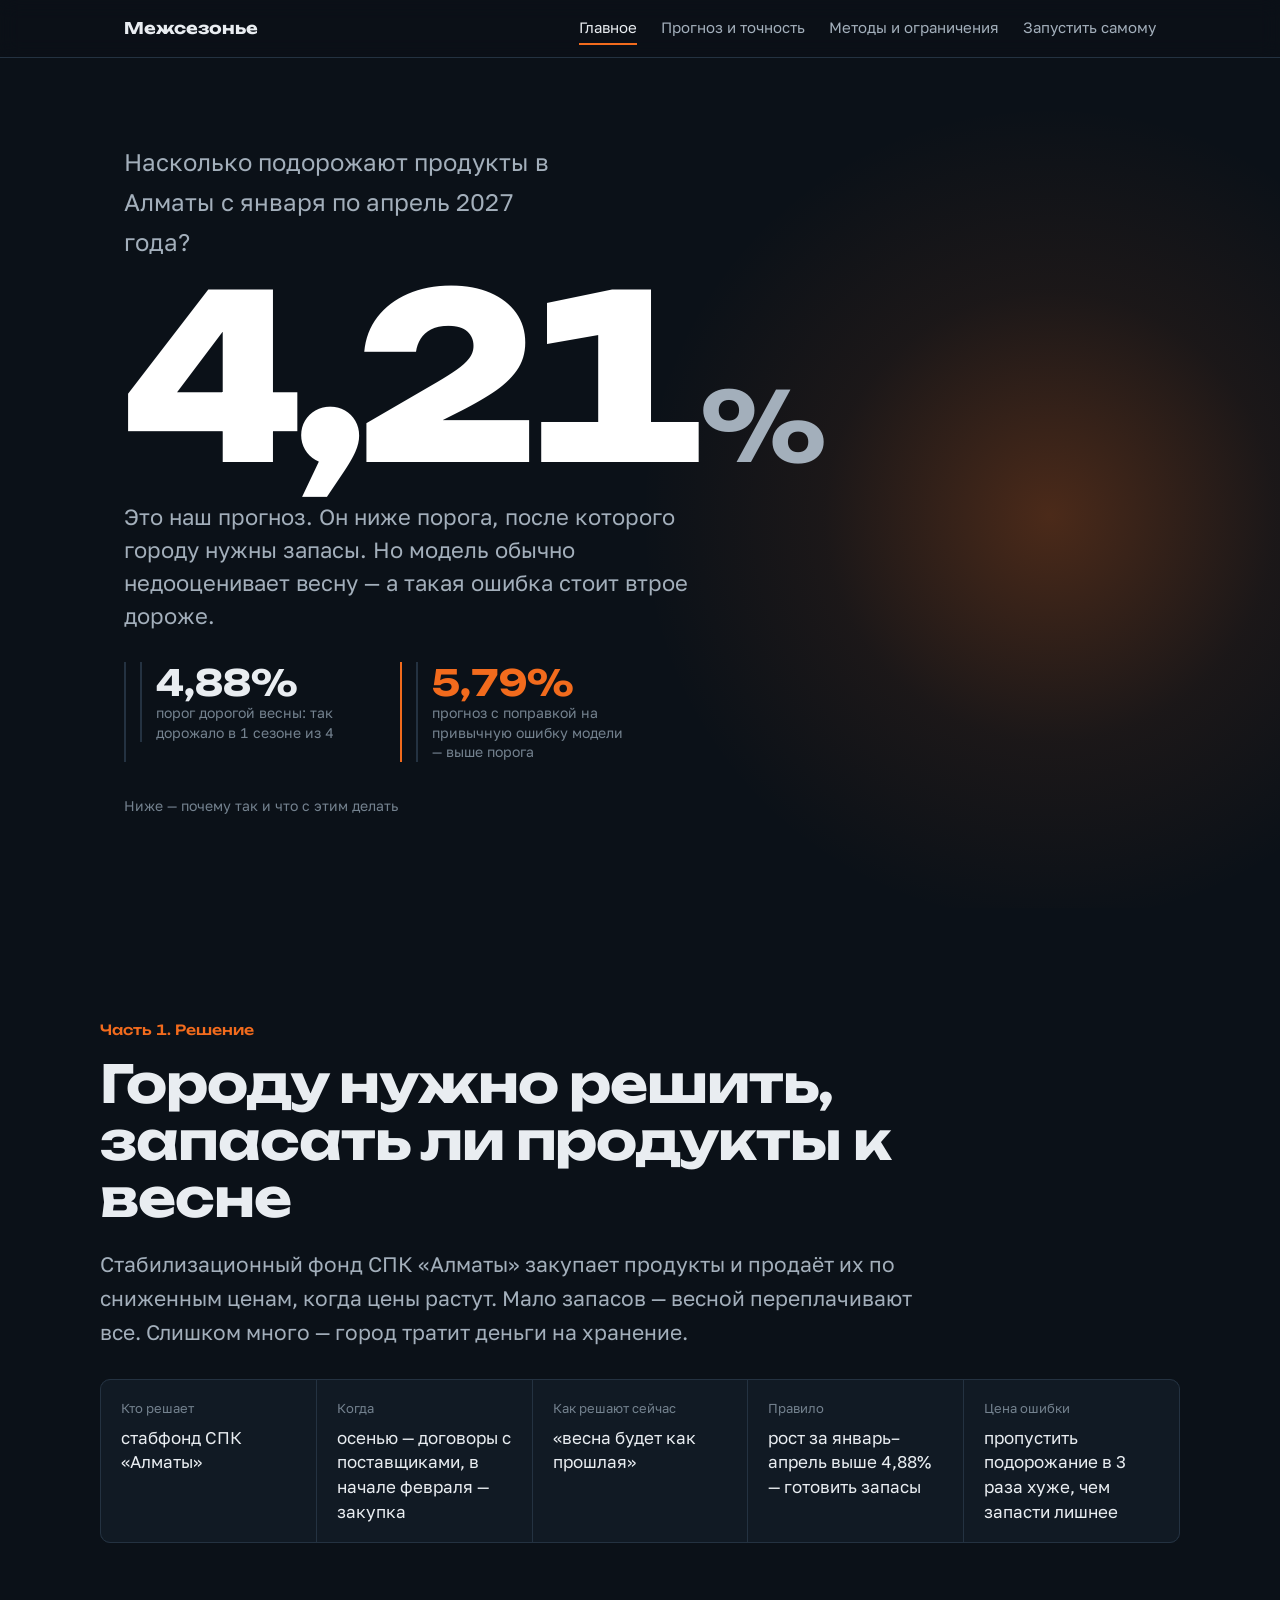
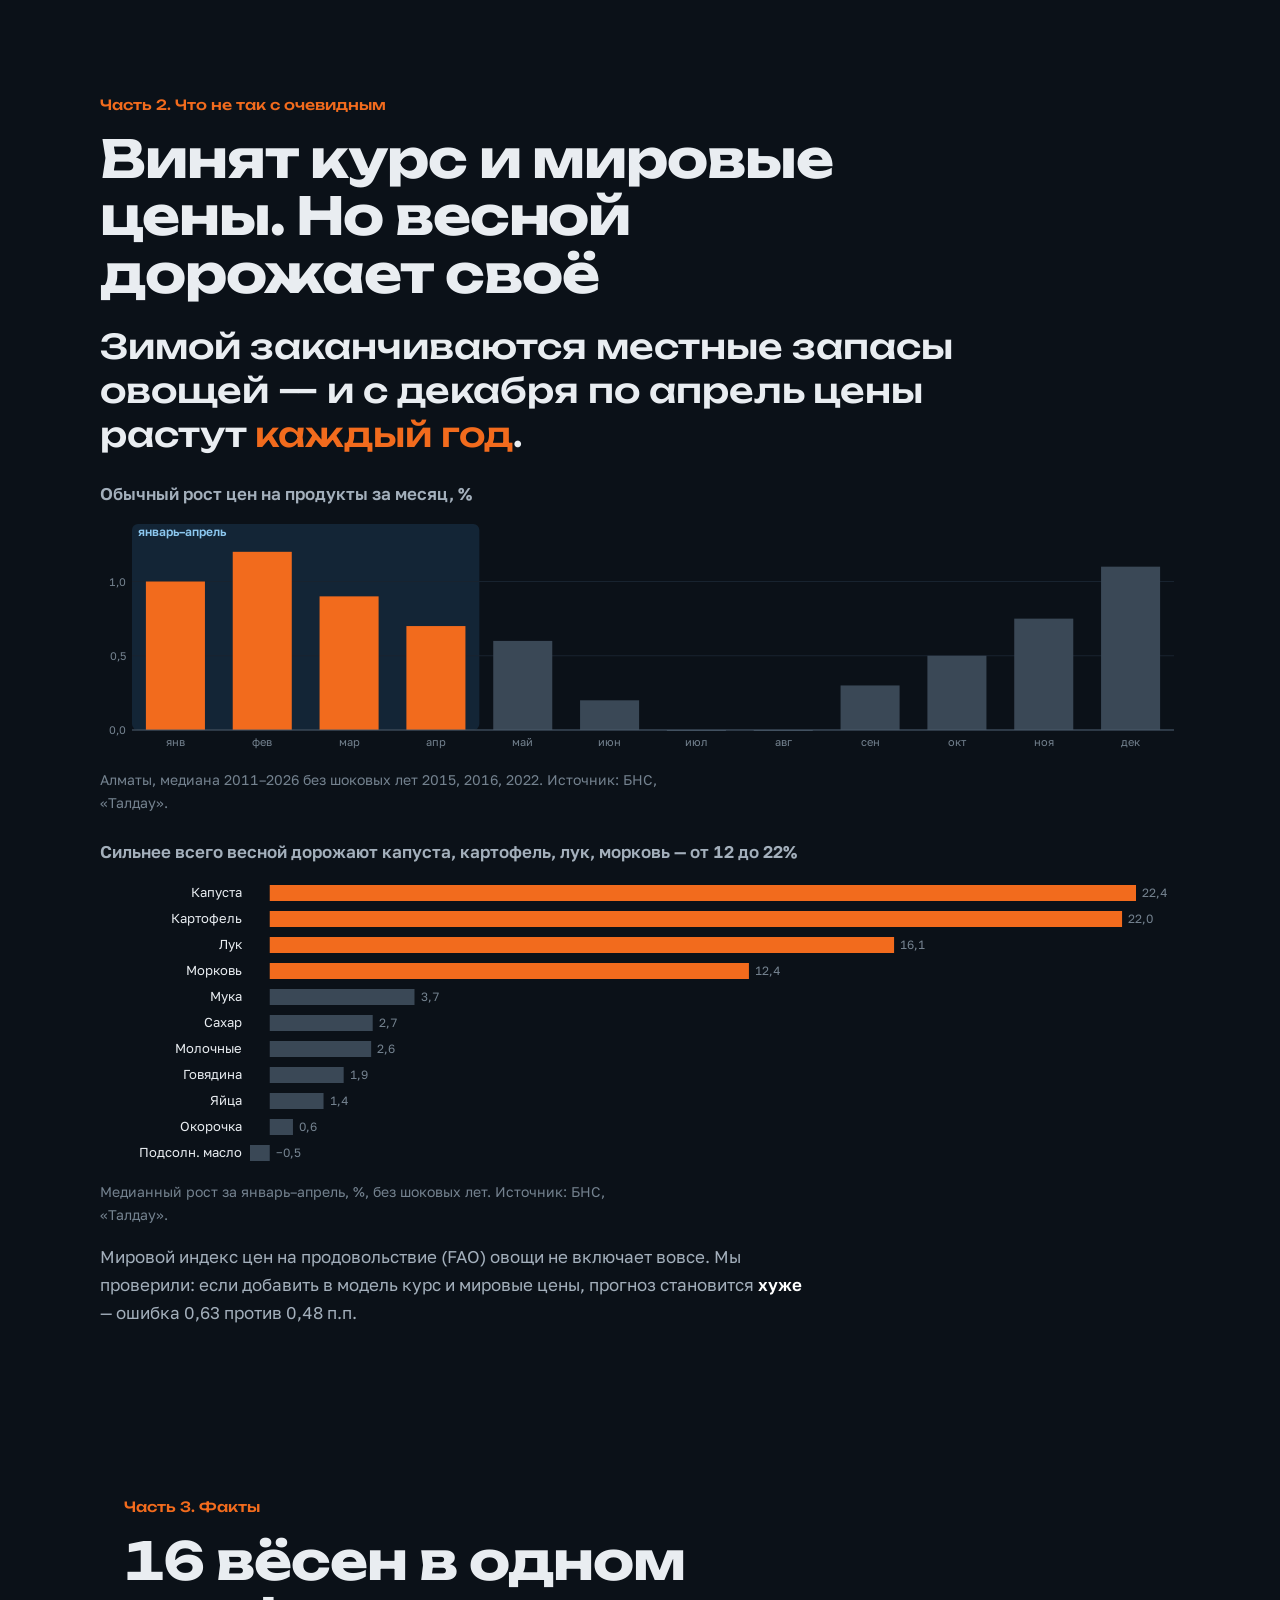
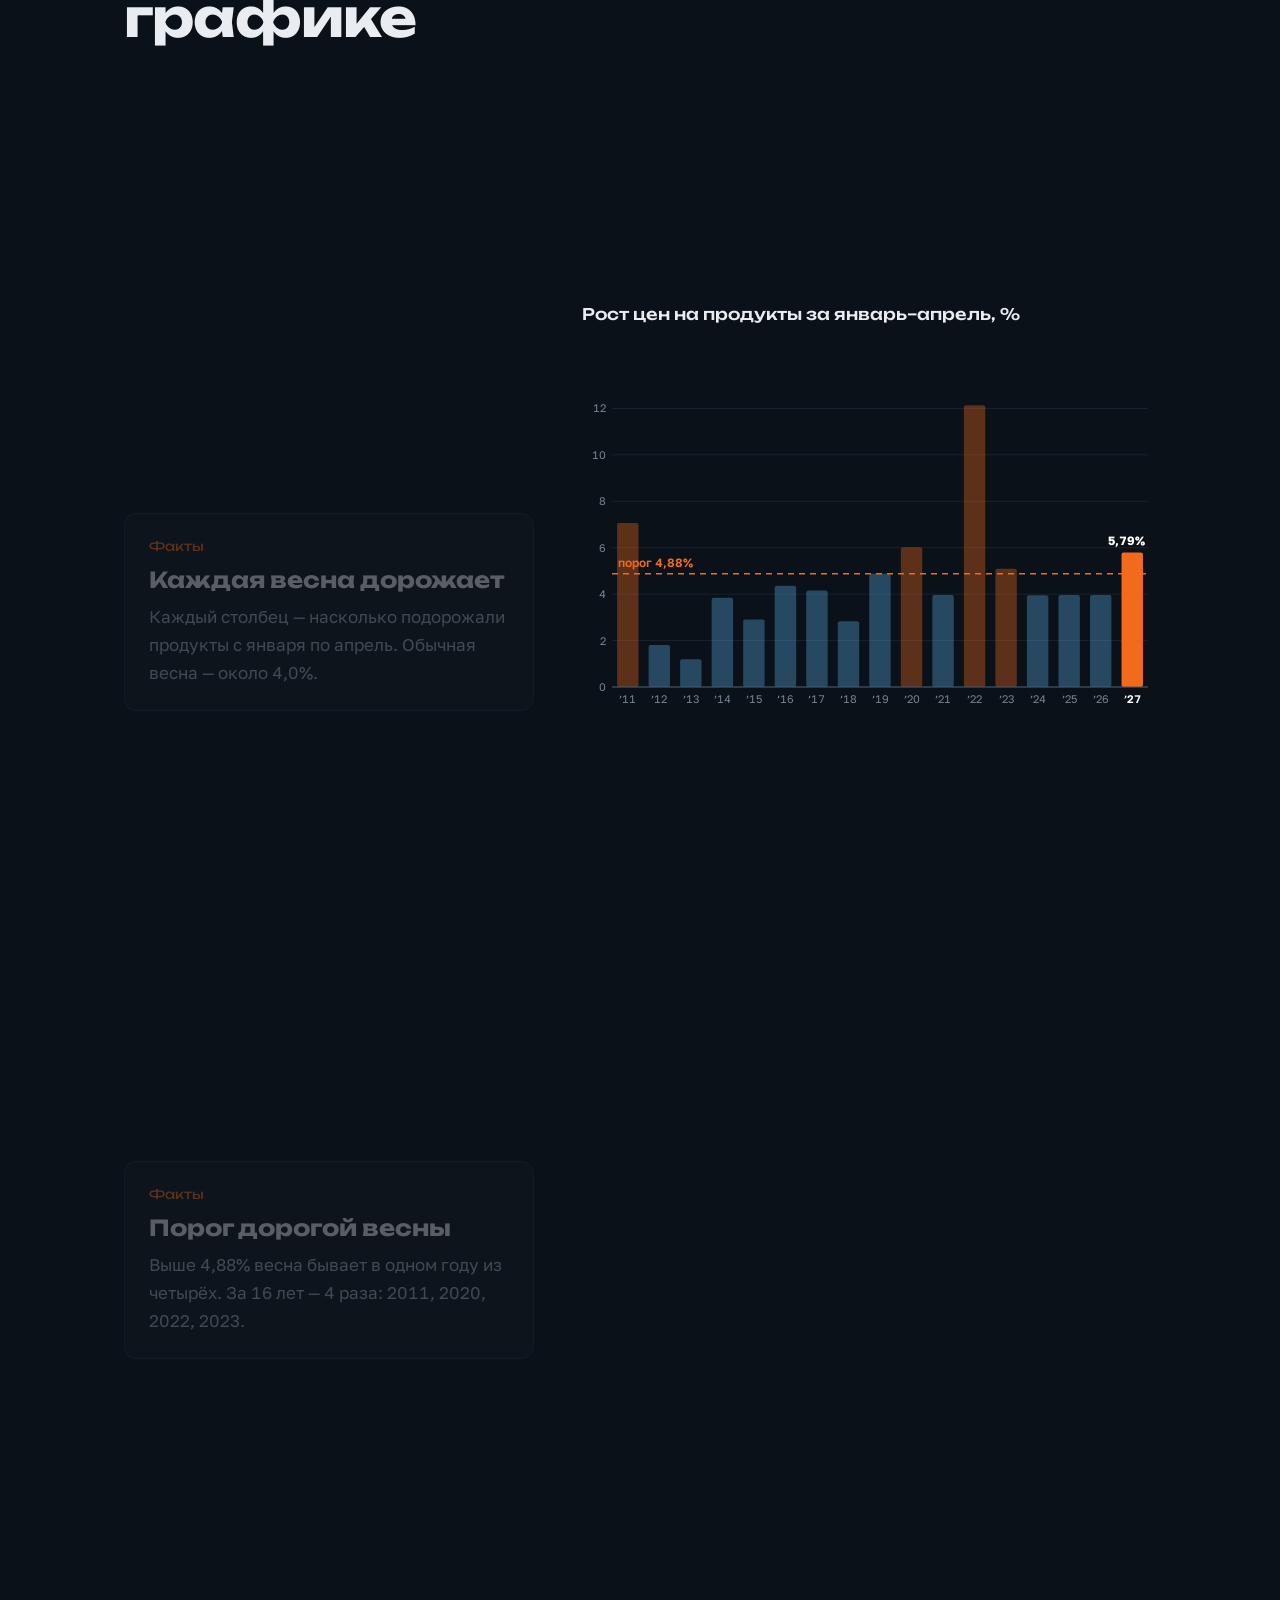
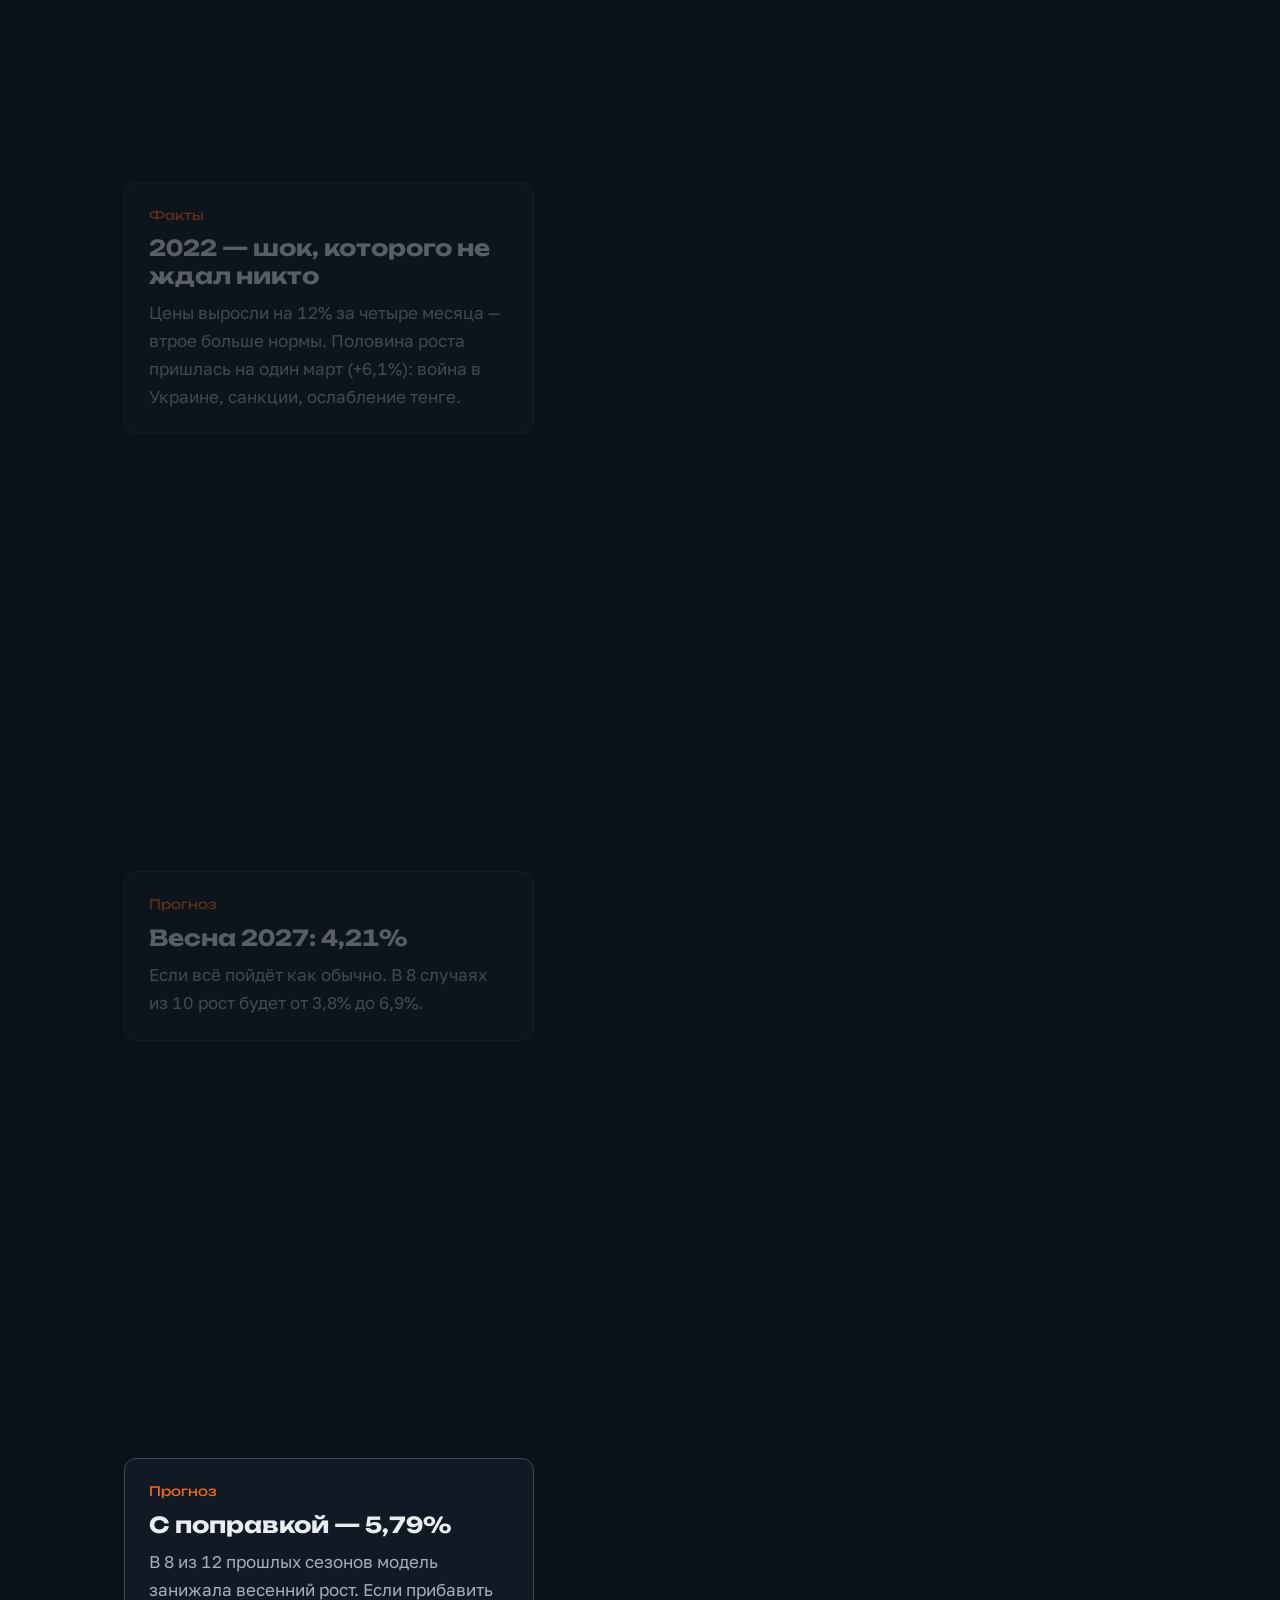
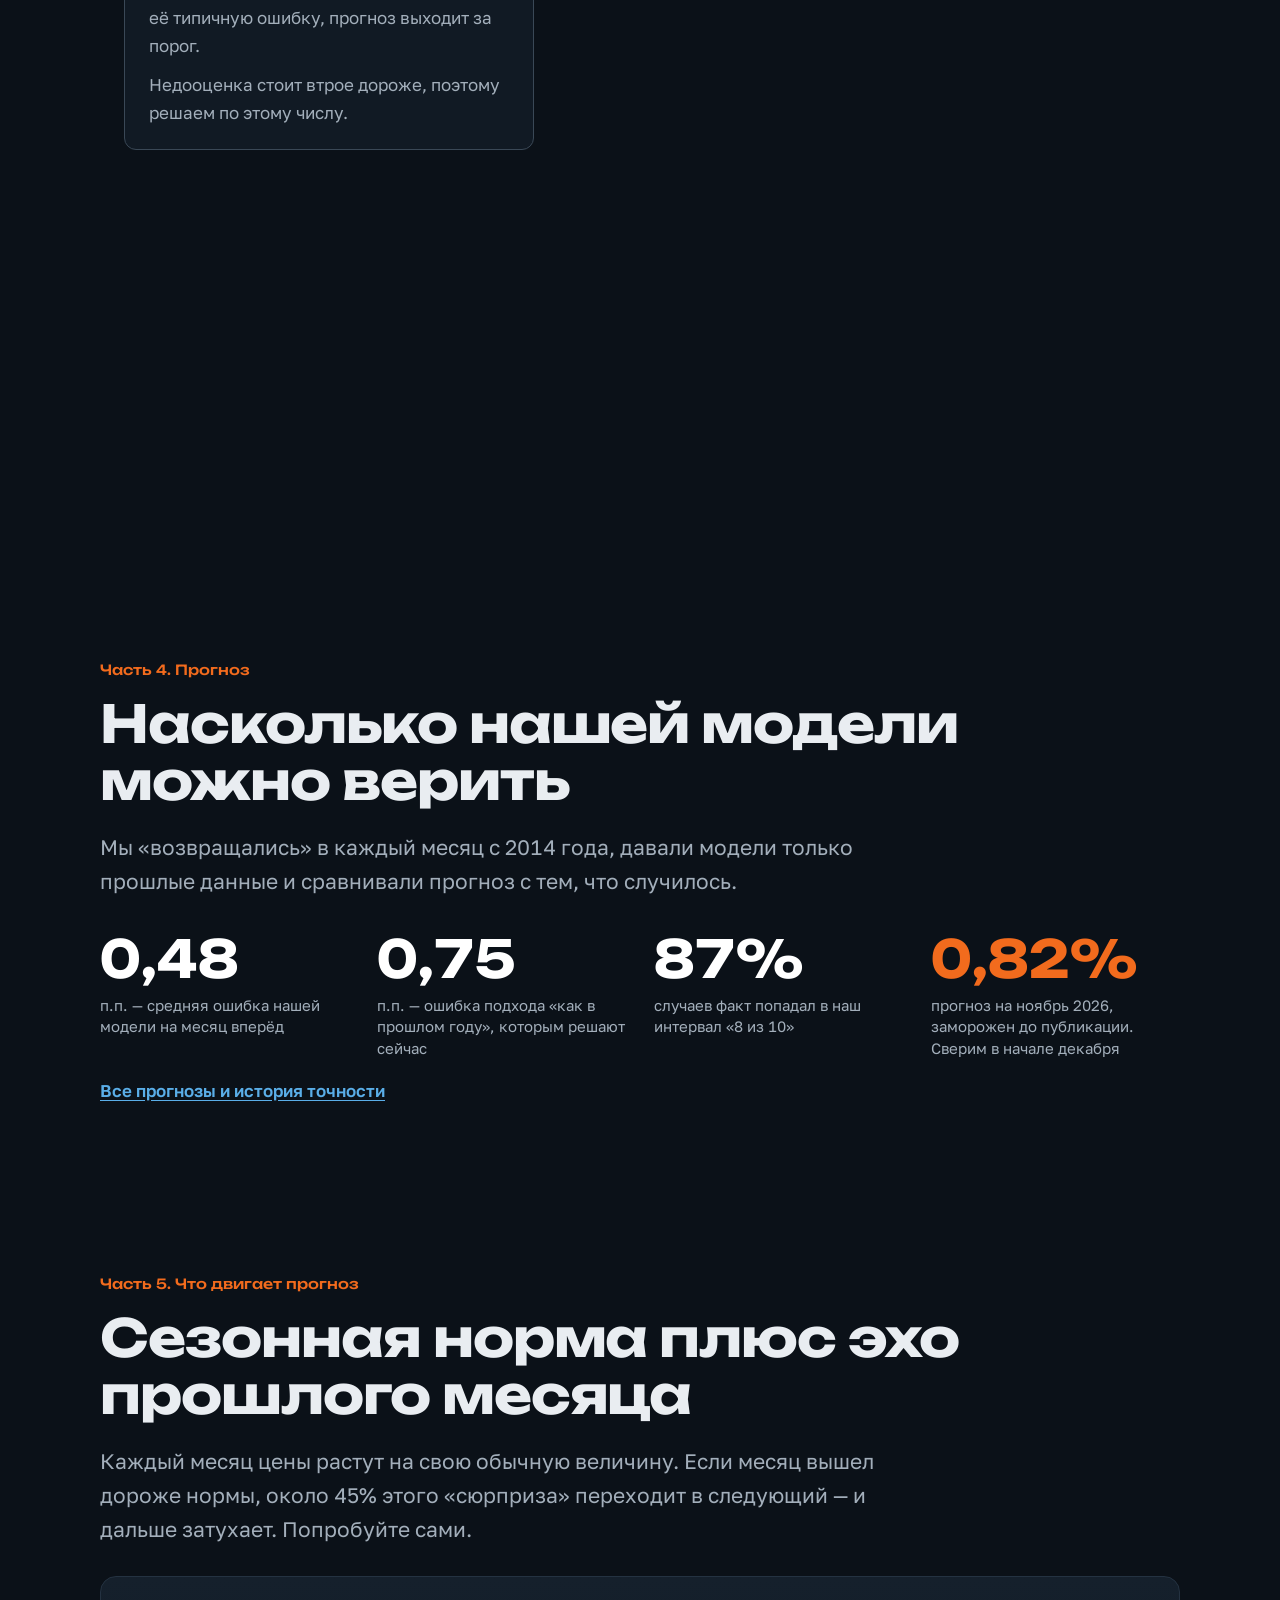
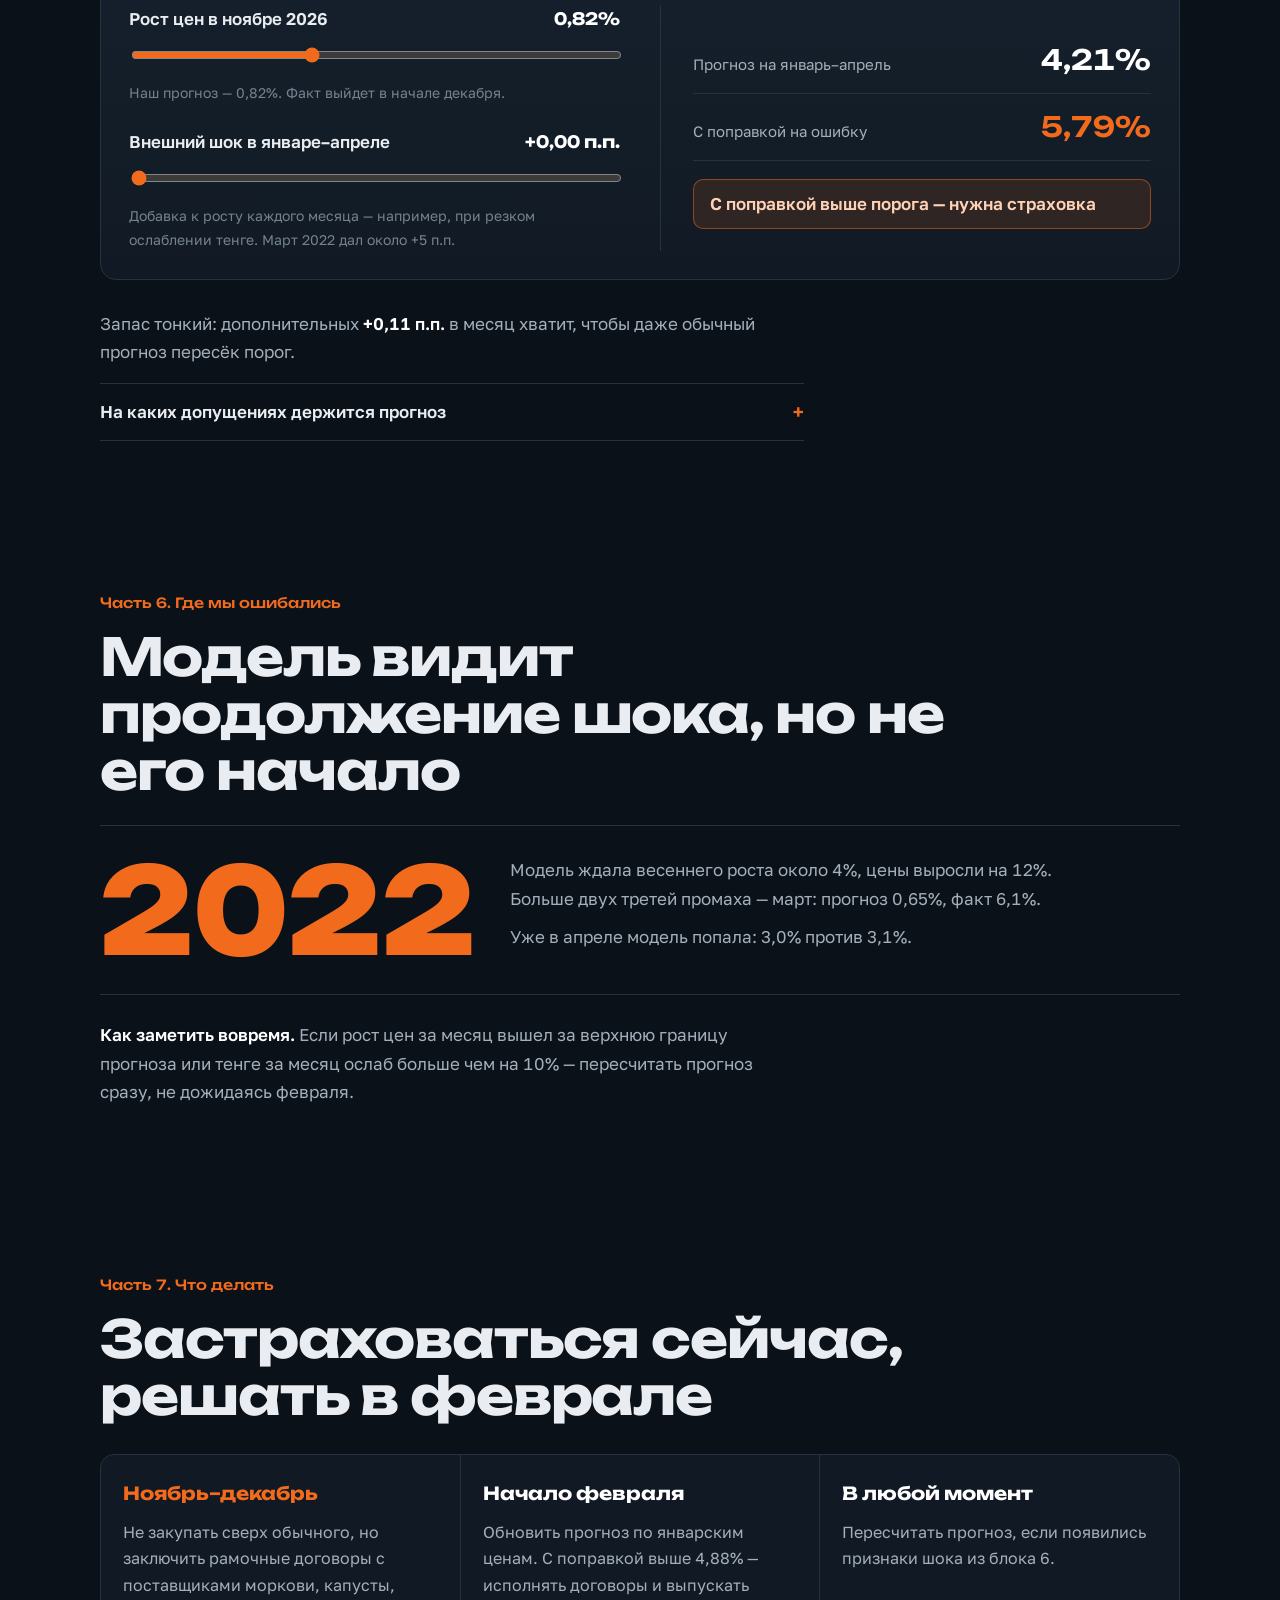
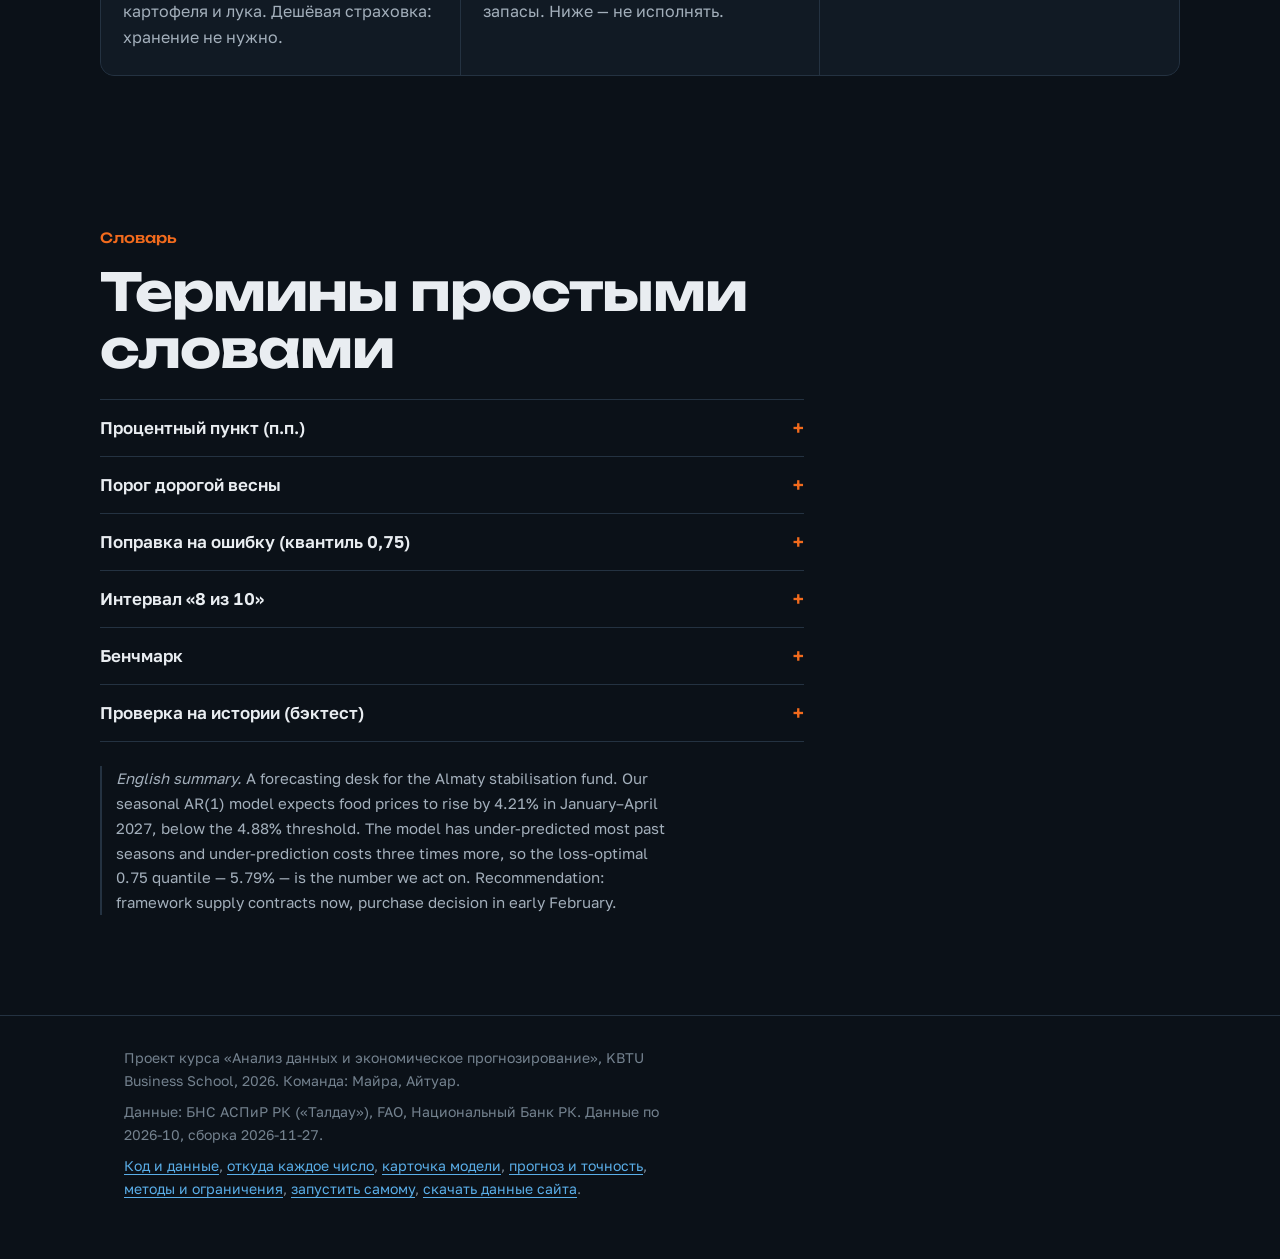
<file: site/index.html>
<!DOCTYPE html>
<html lang="ru">
<head>
<meta charset="utf-8">
<meta name="viewport" content="width=device-width, initial-scale=1">
<title>Межсезонье: насколько подорожают продукты в Алматы весной 2027</title>
<meta name="description" content="Прогноз роста цен на продукты в Алматы на январь–апрель 2027 и рекомендация для городского стабилизационного фонда.">
<meta name="theme-color" content="#0B1118">
<link rel="icon" href="data:,">
<link rel="stylesheet" href="style.css">
</head>
<body>
<nav class="site-nav" aria-label="Разделы сайта">
  <div class="wrap">
    <a class="brand" href="index.html">Межсезонье</a>
    <a class="nav" href="index.html" aria-current="page">Главное</a>
    <a class="nav" href="forecast.html">Прогноз и точность</a>
    <a class="nav" href="methods.html">Методы и ограничения</a>
    <a class="nav" href="run.html">Запустить самому</a>
  </div>
</nav>

<main>
<!-- Первый экран -->
<header class="hero">
  <div class="wrap">
    <p class="hero-q">Насколько подорожают продукты в Алматы с января по апрель 2027 года?</p>
    <p class="hero-num" aria-label="Прогноз роста цен"><span id="heroNum">0,00</span><small>%</small></p>
    <p class="hero-sub">Это наш прогноз. Он ниже порога, после которого городу нужны запасы. Но модель обычно недооценивает весну — а такая ошибка стоит втрое дороже.</p>
    <div class="hero-pair">
      <div><div class="n v-thr">…</div><div class="l">порог дорогой весны: так дорожало в 1 сезоне из 4</div></div>
      <div class="risk"><div class="n v-q75">…</div><div class="l">прогноз с поправкой на привычную ошибку модели — выше порога</div></div>
    </div>
    <p class="hero-cue">Ниже — почему так и что с этим делать</p>
  </div>
</header>

<!-- 1. Решение -->
<section class="chapter wrap" id="decision">
  <p class="chapter-num">Часть 1. Решение</p>
  <h2>Городу нужно решить, запасать ли продукты к весне</h2>
  <p class="lead">Стабилизационный фонд СПК «Алматы» закупает продукты и продаёт их по сниженным ценам, когда цены растут. Мало запасов — весной переплачивают все. Слишком много — город тратит деньги на хранение.</p>
  <dl class="facts">
    <div><dt>Кто решает</dt><dd>стабфонд СПК «Алматы»</dd></div>
    <div><dt>Когда</dt><dd>осенью — договоры с поставщиками, в начале февраля — закупка</dd></div>
    <div><dt>Как решают сейчас</dt><dd>«весна будет как прошлая»</dd></div>
    <div><dt>Правило</dt><dd>рост за январь–апрель выше <span class="v-thr">…</span> — готовить запасы</dd></div>
    <div><dt>Цена ошибки</dt><dd>пропустить подорожание в 3 раза хуже, чем запасти лишнее</dd></div>
  </dl>
</section>

<!-- 2. Напряжение -->
<section class="chapter wrap" id="tension">
  <p class="chapter-num">Часть 2. Что не так с очевидным</p>
  <h2>Винят курс и мировые цены. Но весной дорожает своё</h2>
  <p class="statement">Зимой заканчиваются местные запасы овощей — и с декабря по апрель цены растут <em>каждый год</em>.</p>
  <figure class="chart">
    <p class="ctitle">Обычный рост цен на продукты за месяц, %</p>
    <svg id="chCalendar" role="img" aria-labelledby="chCalendarT"><title id="chCalendarT">Столбцы по месяцам: цены растут быстрее всего с декабря по февраль и почти не растут в июле и августе. Окно январь–апрель выделено.</title></svg>
    <figcaption>Алматы, медиана 2011–2026 без шоковых лет 2015, 2016, 2022. Источник: БНС, «Талдау».</figcaption>
  </figure>
  <figure class="chart">
    <p class="ctitle" id="tItems">…</p>
    <svg id="chItems" role="img" aria-labelledby="chItemsT"><title id="chItemsT">Медианный рост цен за январь–апрель по товарам в Алматы: сильнее всего дорожают овощи.</title></svg>
    <figcaption>Медианный рост за январь–апрель, %, без шоковых лет. Источник: БНС, «Талдау».</figcaption>
  </figure>
  <p>Мировой индекс цен на продовольствие (FAO) овощи не включает вовсе. Мы проверили: если добавить в модель курс и мировые цены, прогноз становится <b>хуже</b> — ошибка <span id="maeDrv">…</span> против <span id="maeOur">…</span> п.п.</p>
</section>

<!-- 3–4. Факты и прогноз: липкий график -->
<section class="wrap" id="evidence" aria-label="Факты и прогноз">
  <div class="chapter" style="padding-bottom:0">
    <p class="chapter-num">Часть 3. Факты</p>
    <h2>16 вёсен в одном графике</h2>
  </div>
  <div class="scrolly">
    <div class="scrolly-steps">
      <div class="step" data-step="1"><div class="step-card">
        <p class="k">Факты</p><h3>Каждая весна дорожает</h3>
        <p>Каждый столбец — насколько подорожали продукты с января по апрель. Обычная весна — около <span class="v-med">…</span>.</p>
      </div></div>
      <div class="step" data-step="2"><div class="step-card">
        <p class="k">Факты</p><h3>Порог дорогой весны</h3>
        <p id="sThr">…</p>
      </div></div>
      <div class="step" data-step="3"><div class="step-card">
        <p class="k">Факты</p><h3>2022 — шок, которого не ждал никто</h3>
        <p>Цены выросли на 12% за четыре месяца — втрое больше нормы. Половина роста пришлась на один март (+6,1%): война в Украине, санкции, ослабление тенге.</p>
      </div></div>
      <div class="step" data-step="4"><div class="step-card">
        <p class="k">Прогноз</p><h3>Весна 2027: <span class="v-point">…</span></h3>
        <p>Если всё пойдёт как обычно. В 8 случаях из 10 рост будет от <span id="lo80">…</span> до <span id="hi80">…</span>.</p>
      </div></div>
      <div class="step" data-step="5"><div class="step-card">
        <p class="k">Прогноз</p><h3>С поправкой — <span class="v-q75">…</span></h3>
        <p>В <span id="shareUnder">…</span> прошлых сезонов модель занижала весенний рост. Если прибавить её типичную ошибку, прогноз выходит за порог.</p>
        <p>Недооценка стоит втрое дороже, поэтому решаем по этому числу.</p>
      </div></div>
    </div>
    <div class="scrolly-stage" aria-hidden="false">
      <p class="stage-title" id="stageTitle">Рост цен на продукты за январь–апрель, %</p>
      <figure class="chart" style="margin:0"><svg id="stage" role="img" aria-labelledby="stageT"><title id="stageT">Рост цен на продукты в Алматы за январь–апрель по годам 2011–2026, порог дорогой весны и прогноз на 2027 год.</title></svg></figure>
    </div>
  </div>
</section>

<!-- 4. Точность -->
<section class="chapter wrap" id="forecast">
  <p class="chapter-num">Часть 4. Прогноз</p>
  <h2>Насколько нашей модели можно верить</h2>
  <p class="lead">Мы «возвращались» в каждый месяц с 2014 года, давали модели только прошлые данные и сравнивали прогноз с тем, что случилось.</p>
  <div class="stats">
    <div class="stat"><div class="n v-maeOur">…</div><div class="l">п.п. — средняя ошибка нашей модели на месяц вперёд</div></div>
    <div class="stat"><div class="n" id="maeNaive">…</div><div class="l">п.п. — ошибка подхода «как в прошлом году», которым решают сейчас</div></div>
    <div class="stat"><div class="n" id="cov">…</div><div class="l">случаев факт попадал в наш интервал «8 из 10»</div></div>
    <div class="stat"><div class="n risk" id="nov">…</div><div class="l">прогноз на ноябрь 2026, заморожен до публикации. Сверим в начале декабря</div></div>
  </div>
  <p class="more"><a href="forecast.html">Все прогнозы и история точности</a></p>
</section>

<!-- 5. Механизм -->
<section class="chapter wrap" id="mechanism">
  <p class="chapter-num">Часть 5. Что двигает прогноз</p>
  <h2>Сезонная норма плюс эхо прошлого месяца</h2>
  <p class="lead">Каждый месяц цены растут на свою обычную величину. Если месяц вышел дороже нормы, около <span id="phiPct">…</span> этого «сюрприза» переходит в следующий — и дальше затухает. Попробуйте сами.</p>
  <div class="console">
    <div>
      <div class="ctrl">
        <label for="sNov">Рост цен в ноябре 2026 <output id="oNov"></output></label>
        <input type="range" id="sNov" min="-1" max="4" step="any">
        <p class="hint">Наш прогноз — <span id="novHint">…</span>. Факт выйдет в начале декабря.</p>
      </div>
      <div class="ctrl">
        <label for="sShock">Внешний шок в январе–апреле <output id="oShock"></output></label>
        <input type="range" id="sShock" min="0" max="3" step="0.05" value="0">
        <p class="hint">Добавка к росту каждого месяца — например, при резком ослаблении тенге. Март 2022 дал около +5 п.п.</p>
      </div>
    </div>
    <div class="readout" aria-live="polite">
      <div class="row"><span>Прогноз на январь–апрель</span><b id="rPoint">…</b></div>
      <div class="row q"><span>С поправкой на ошибку</span><b id="rQ">…</b></div>
      <div class="verdict-chip" id="rStatus">…</div>
    </div>
  </div>
  <p>Запас тонкий: дополнительных <b id="shockThr">…</b> в месяц хватит, чтобы даже обычный прогноз пересёк порог.</p>
  <details class="term">
    <summary>На каких допущениях держится прогноз</summary>
    <p>Сезонная норма каждого месяца — как в среднем за 2011–2026 годы. Новых внешних шоков нет. Курс и мировые цены в модель не входят: они не улучшили прогноз. Поправка на ошибку посчитана по <span id="nSeasons">…</span> прошлым сезонам — она грубая.</p>
  </details>
</section>

<!-- 6. Риск -->
<section class="chapter wrap" id="risk">
  <p class="chapter-num">Часть 6. Где мы ошибались</p>
  <h2>Модель видит продолжение шока, но не его начало</h2>
  <div class="incident">
    <div class="big">2022</div>
    <div>
      <p>Модель ждала весеннего роста около 4%, цены выросли на 12%. Больше двух третей промаха — март: прогноз 0,65%, факт 6,1%.</p>
      <p>Уже в апреле модель попала: 3,0% против 3,1%.</p>
    </div>
  </div>
  <p><b>Как заметить вовремя.</b> Если рост цен за месяц вышел за верхнюю границу прогноза или тенге за месяц ослаб больше чем на 10% — пересчитать прогноз сразу, не дожидаясь февраля.</p>
</section>

<!-- 7. Что делать -->
<section class="chapter wrap" id="ask">
  <p class="chapter-num">Часть 7. Что делать</p>
  <h2>Застраховаться сейчас, решать в феврале</h2>
  <ol class="plan">
    <li><div class="when">Ноябрь–декабрь</div><p>Не закупать сверх обычного, но заключить рамочные договоры с поставщиками моркови, капусты, картофеля и лука. Дешёвая страховка: хранение не нужно.</p></li>
    <li><div class="when">Начало февраля</div><p>Обновить прогноз по январским ценам. С поправкой выше <span class="v-thr">…</span> — исполнять договоры и выпускать запасы. Ниже — не исполнять.</p></li>
    <li><div class="when">В любой момент</div><p>Пересчитать прогноз, если появились признаки шока из блока 6.</p></li>
  </ol>
</section>

<!-- Словарь -->
<section class="chapter wrap" id="glossary">
  <p class="chapter-num">Словарь</p>
  <h2>Термины простыми словами</h2>
  <details class="term"><summary>Процентный пункт (п.п.)</summary><p>Разница между двумя процентами. Если рост был 1%, а стал 3%, он вырос на 2 п.п.</p></details>
  <details class="term"><summary>Порог дорогой весны</summary><p>Рост цен за январь–апрель, который превышали в одном сезоне из четырёх (75-й процентиль за 2011–2026).</p></details>
  <details class="term"><summary>Поправка на ошибку (квантиль 0,75)</summary><p>Оценка, которую факт не превысит в 3 случаях из 4. Её берут, когда ошибка в одну сторону дороже: у нас недооценка в 3 раза дороже, поэтому 3 / (3 + 1) = 0,75.</p></details>
  <details class="term"><summary>Интервал «8 из 10»</summary><p>Диапазон, в который факт попадал в 8 случаях из 10, когда мы проверяли модель на прошлых годах.</p></details>
  <details class="term"><summary>Бенчмарк</summary><p>Простой способ прогноза, с которым сравнивают модель. Главный — «как в прошлом году»: так решают без нашей модели.</p></details>
  <details class="term"><summary>Проверка на истории (бэктест)</summary><p>Модели дают только данные до выбранного месяца в прошлом и сравнивают её прогноз с тем, что случилось потом.</p></details>
  <p class="en"><i>English summary.</i> A forecasting desk for the Almaty stabilisation fund. Our seasonal AR(1) model expects food prices to rise by <span class="v-point-en">…</span> in January–April 2027, below the <span class="v-thr-en">…</span> threshold. The model has under-predicted most past seasons and under-prediction costs three times more, so the loss-optimal 0.75 quantile — <span class="v-q75-en">…</span> — is the number we act on. Recommendation: framework supply contracts now, purchase decision in early February.</p>
</section>
</main>

<footer class="site-foot">
  <div class="wrap">
    <p>Проект курса «Анализ данных и экономическое прогнозирование», KBTU Business School, 2026. Команда: Майра, Айтуар.</p>
    <p>Данные: БНС АСПиР РК («Талдау»), FAO, Национальный Банк РК. Данные по <span class="v-thru">…</span>, сборка <span class="v-built">…</span>.</p>
    <p><a href="https://github.com/tasmagambetovamaira-commits/food-risk-almaty">Код и данные</a>, <a href="https://github.com/tasmagambetovamaira-commits/food-risk-almaty/blob/main/ledger/evidence_ledger.csv">откуда каждое число</a>, <a href="https://github.com/tasmagambetovamaira-commits/food-risk-almaty/blob/main/model/model_card.md">карточка модели</a>, <a href="forecast.html">прогноз и точность</a>, <a href="methods.html">методы и ограничения</a>, <a href="run.html">запустить самому</a>, <a href="../model/artifact.json" download>скачать данные сайта</a>.</p>
  </div>
</footer>

<script src="artifact.js"></script>
<script src="app.js"></script>
<script>
loadArtifact().then(A => {
  const D = A.decision, SE = A.season_errors.oct;
  const q = Object.fromEntries(A.quality_h1.map(m => [m.model, m]));
  const S = A.seasons;

  countUp($("heroNum"), D.janapr_forecast, 2);
  putAll("v-point", pct(D.janapr_forecast, 2));
  putAll("v-q75", pct(D.janapr_q75, 2));
  putAll("v-thr", pct(D.threshold, 2));
  putAll("v-med", pct(D.median, 1));
  putAll("v-point-en", D.janapr_forecast.toFixed(2) + "%");
  putAll("v-q75-en", D.janapr_q75.toFixed(2) + "%");
  putAll("v-thr-en", D.threshold.toFixed(2) + "%");
  putAll("v-thru", A.meta.data_through);
  putAll("v-built", A.meta.built);
  putAll("v-maeOur", num(q.ar1_seasonal.mae, 2));

  put("maeDrv", num(q.ar1_drivers.mae, 2));
  put("maeOur", num(q.ar1_seasonal.mae, 2));
  put("maeNaive", num(q.seasonal_naive.mae, 2));
  put("cov", Math.round(q.ar1_seasonal.coverage80 * 100) + "%");
  put("lo80", pct(D.janapr_lo80, 1));
  put("hi80", pct(D.janapr_hi80, 1));
  put("shareUnder", Math.round(SE.share_under * SE.n) + " из " + SE.n);
  put("nSeasons", SE.n);
  const nov = A.forecast[0].point;
  put("nov", pct(nov, 2));
  put("novHint", pct(nov, 2));
  put("phiPct", Math.round(A.model.phi * 100) + "%");
  put("shockThr", "+" + num(shockToThreshold(A), 2) + " п.п.");

  const above = S.filter(s => s.growth > D.threshold);
  put("sThr", `Выше ${pct(D.threshold, 2)} весна бывает в одном году из четырёх. За ${S.length} лет — ${above.length} раз${[2,3,4].includes(above.length) ? "а" : ""}: ${above.map(s => s.year).join(", ")}.`);
  const top = A.items.slice(0, 4);
  put("tItems", `Сильнее всего весной дорожают ${top.map(t => t.item.toLowerCase()).join(", ")} — от ${num(Math.min(...top.map(t => t.janapr_median)), 0)} до ${num(Math.max(...top.map(t => t.janapr_median)), 0)}%`);

  function drawStatic() {
    const P = A.profile, narrow = widthOf($("chCalendar")) < 520;
    columns($("chCalendar"), P.map(p => narrow ? "яфмамииасонд"[p.month - 1] : MON3[p.month - 1]), P.map(p => p.median),
      { colors: P.map(p => p.month <= 4 ? C.carrot : C.grey), band: [0, 3], bandLabel: "январь–апрель", height: narrow ? 190 : 240 });
    rows($("chItems"), A.items.map(d => d.item), A.items.map(d => d.janapr_median),
      A.items.map((d, i) => i < 4 ? C.carrot : C.grey));
  }
  drawStatic();

  // Липкий график
  const stage = Stage($("stage"), A);
  let current = 1;
  stage.set(1);
  const steps = [...document.querySelectorAll(".step")];
  const io = new IntersectionObserver(es => {
    es.forEach(e => {
      if (!e.isIntersecting) return;
      steps.forEach(s => s.classList.toggle("is-active", s === e.target));
      current = +e.target.dataset.step; stage.set(current);
    });
  }, { rootMargin: "-45% 0px -45% 0px" });
  steps.forEach(s => io.observe(s));
  steps[0].classList.add("is-active");
  redraw(() => { drawStatic(); stage.rebuild(); stage.set(current); });

  // Пульт
  const sNov = $("sNov"), sShock = $("sShock");
  sNov.value = nov;
  function run() {
    const n = +sNov.value, s = +sShock.value;
    const ja = simulate(A, n, s), jq = ja + SE.q75;
    $("oNov").textContent = pct(n, 2);
    $("oShock").textContent = "+" + num(s, 2) + " п.п.";
    $("rPoint").textContent = pct(ja, 2);
    $("rQ").textContent = pct(jq, 2);
    const st = $("rStatus");
    if (ja > D.threshold) { st.className = "verdict-chip alert"; st.textContent = "Даже обычный прогноз выше порога — готовить запасы"; }
    else if (jq > D.threshold) { st.className = "verdict-chip alert"; st.textContent = "С поправкой выше порога — нужна страховка"; }
    else { st.className = "verdict-chip ok"; st.textContent = "Ниже порога даже с поправкой — обычный объём"; }
  }
  sNov.oninput = sShock.oninput = run; run();
}).catch(showLoadError);
</script>
</body>
</html>
</file>
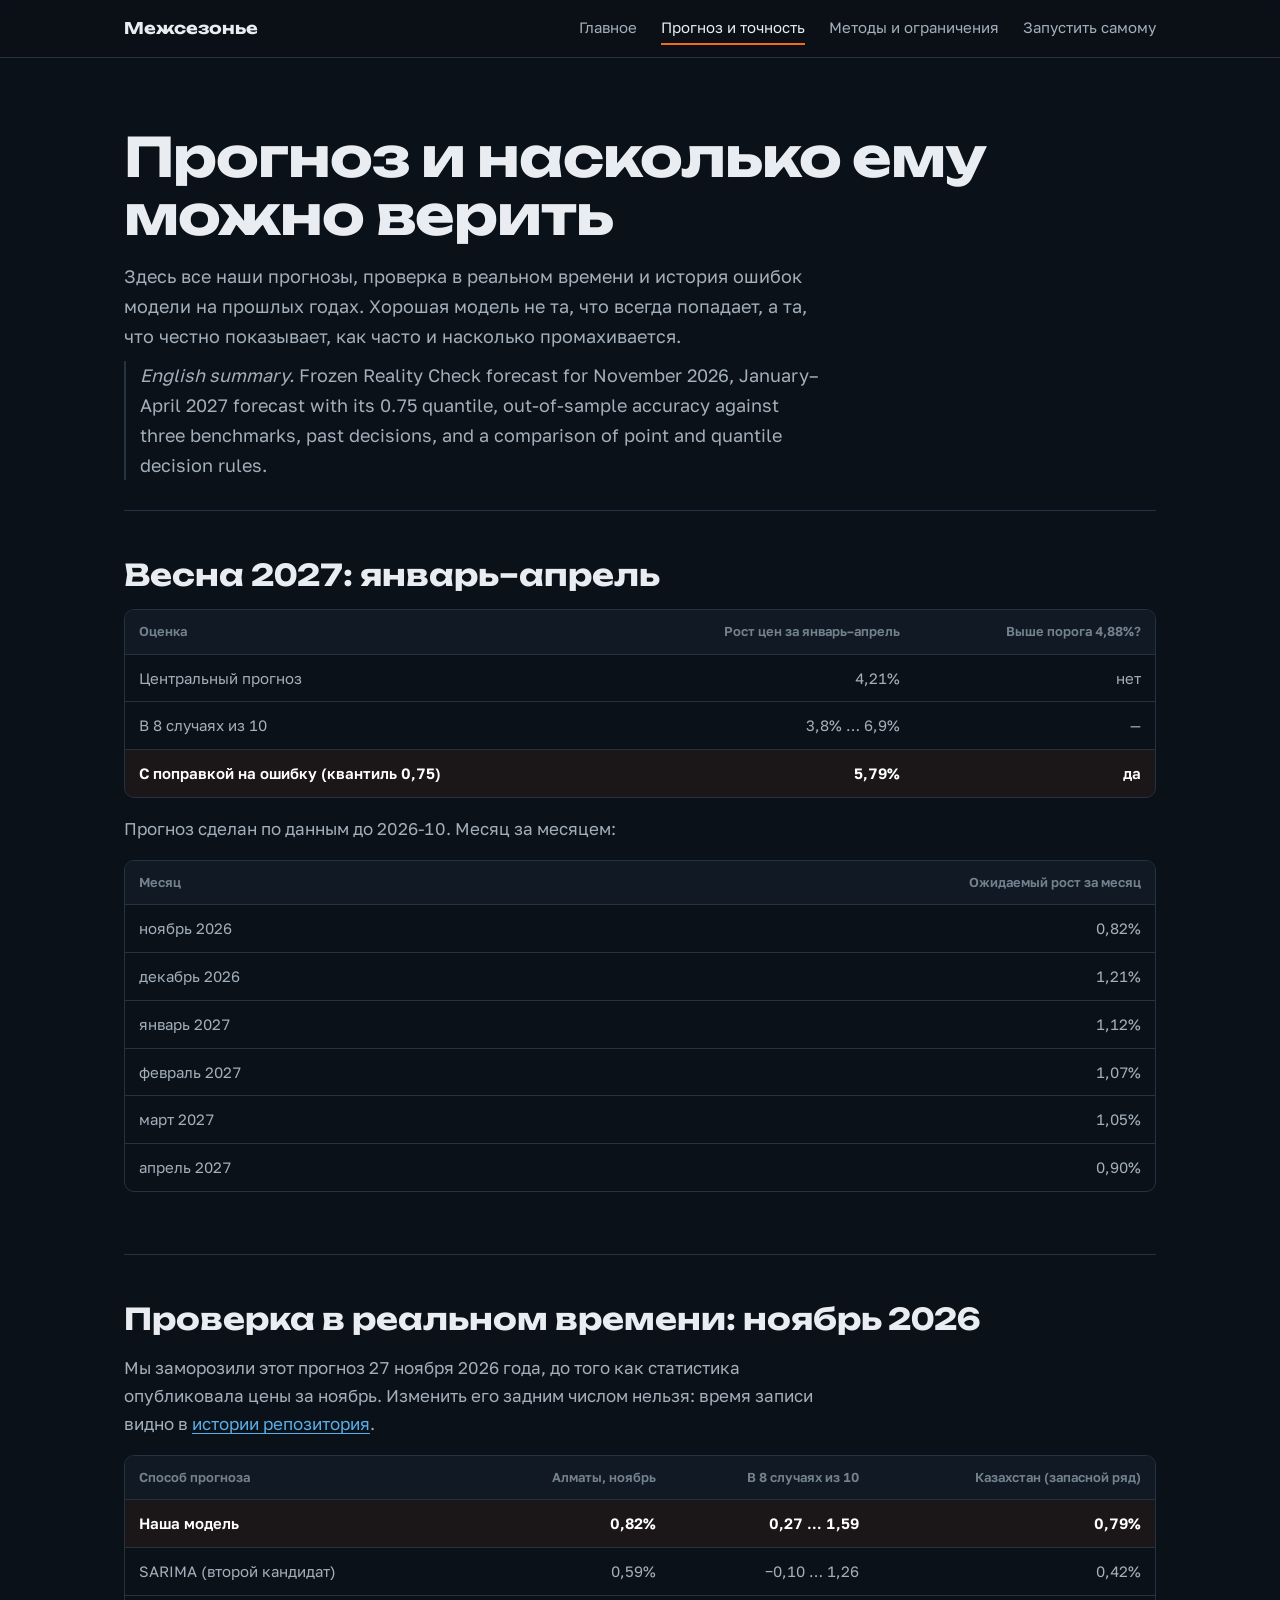
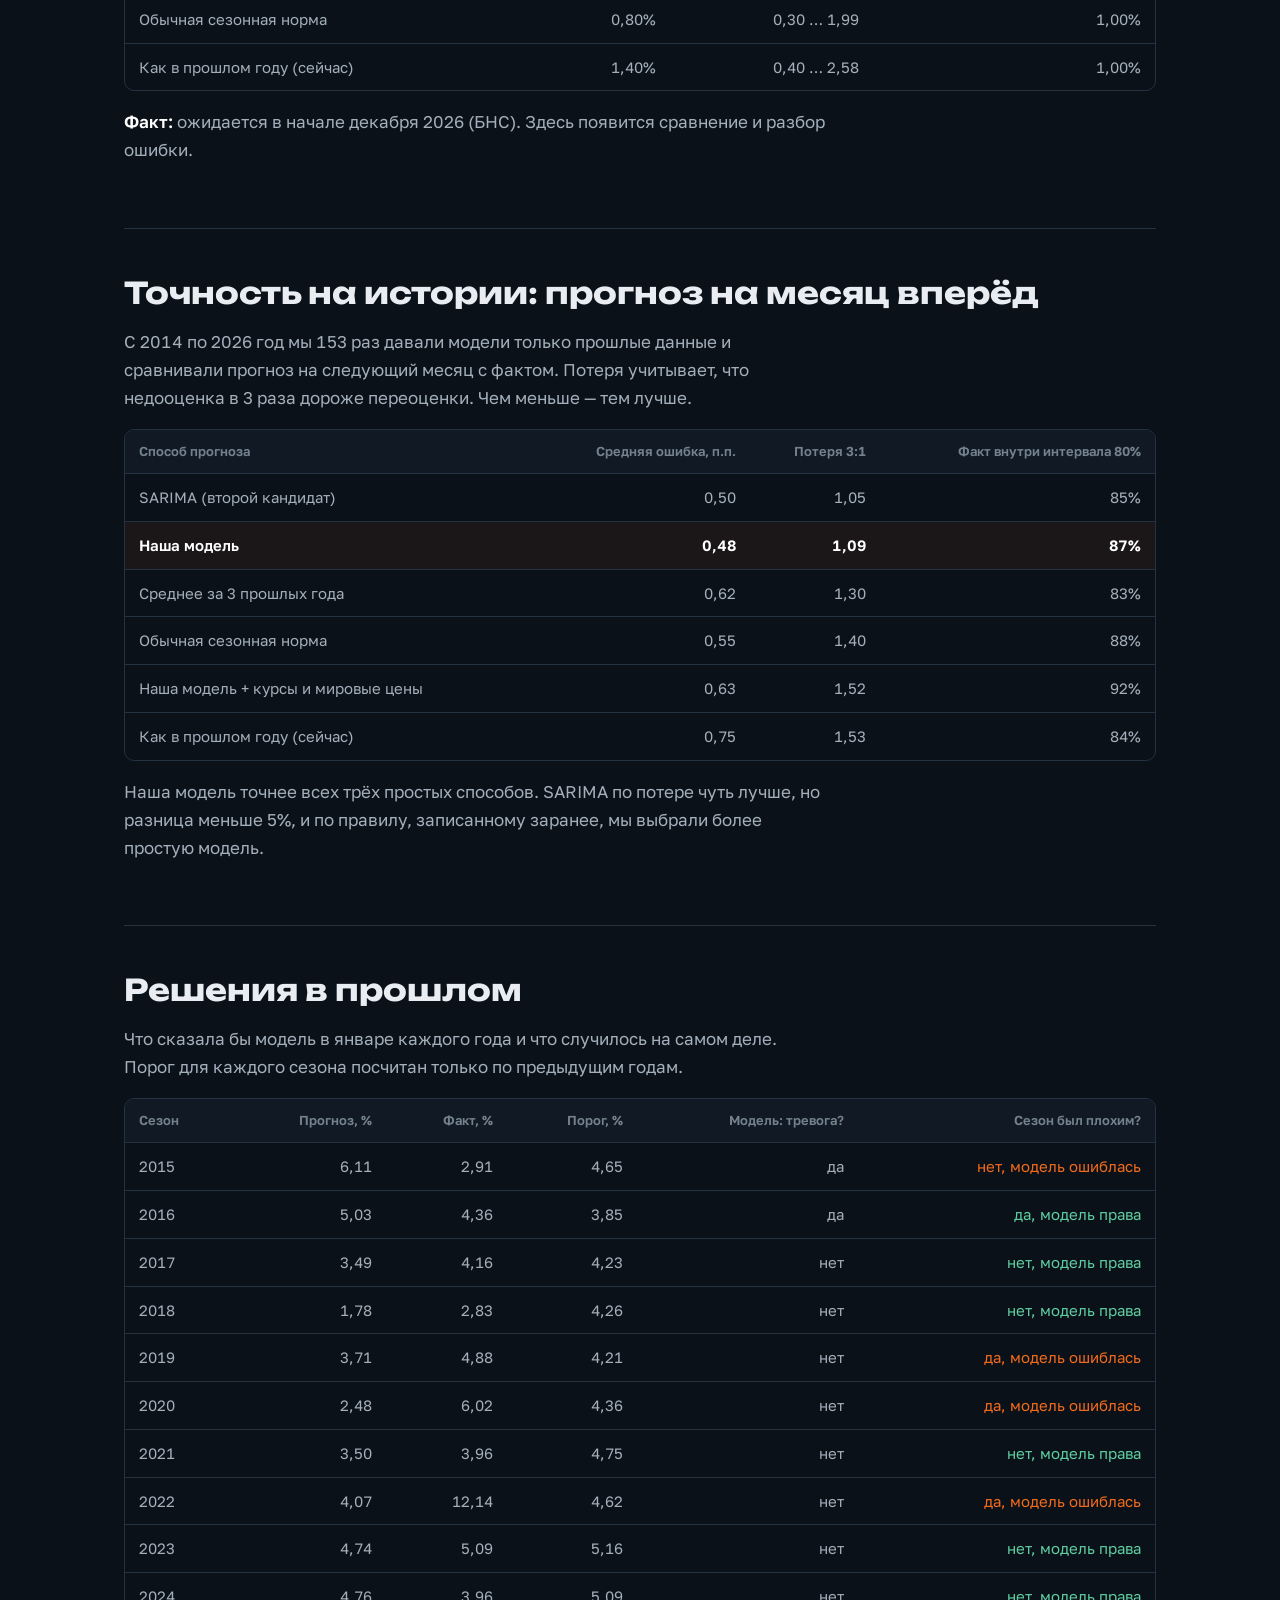
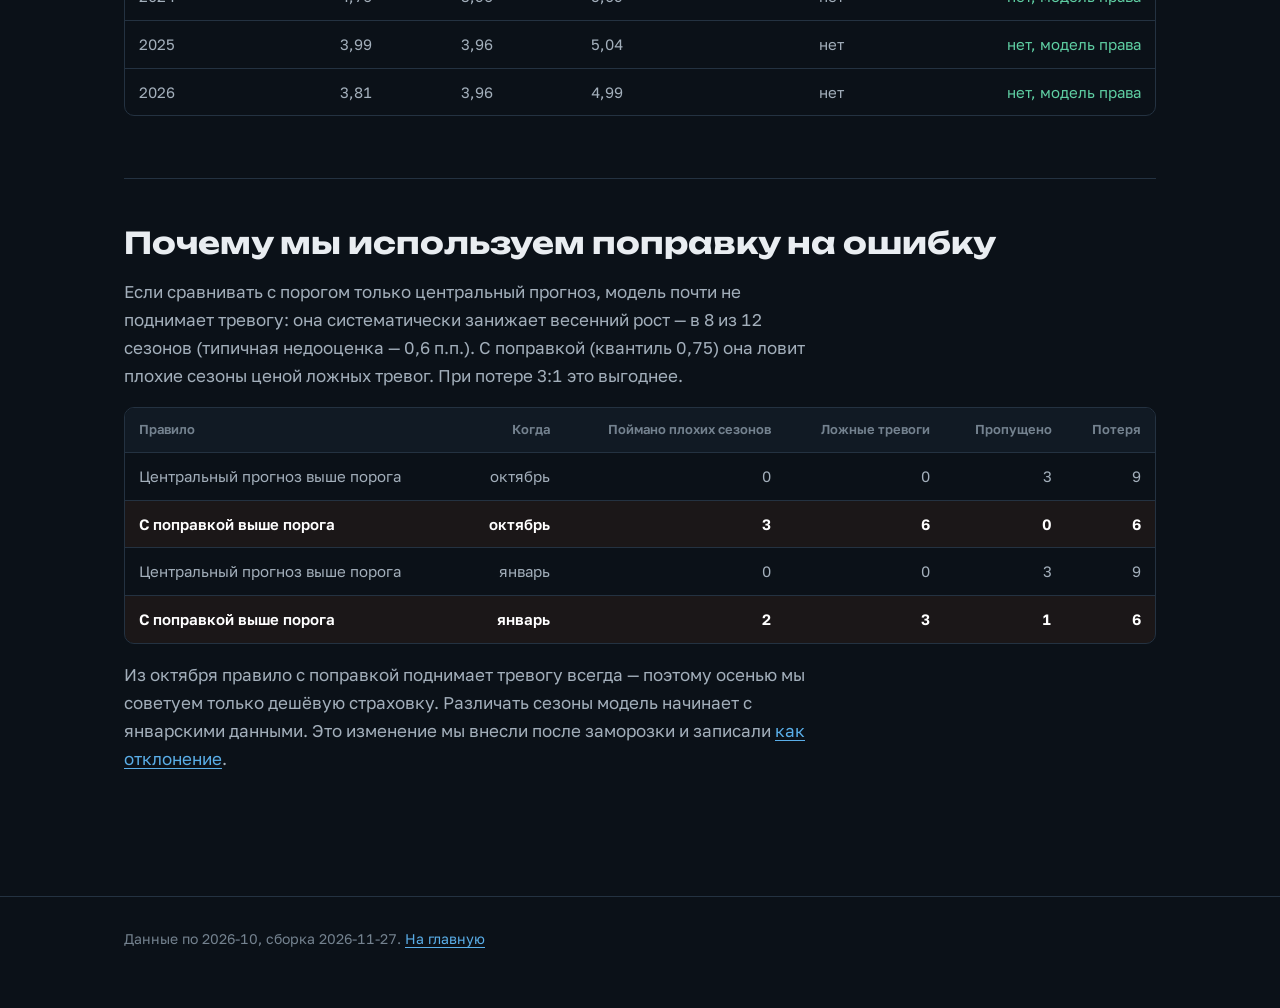
<file: site/forecast.html>
<!DOCTYPE html>
<html lang="ru">
<head>
<meta charset="utf-8">
<meta name="viewport" content="width=device-width, initial-scale=1">
<title>Прогноз и точность — Межсезонье</title>
<link rel="icon" href="data:,">
<link rel="stylesheet" href="style.css">
</head>
<body>
<nav class="site-nav" aria-label="Разделы сайта">
  <div class="wrap">
    <a class="brand" href="index.html">Межсезонье</a>
    <a class="nav" href="index.html">Главное</a>
    <a class="nav" href="forecast.html" aria-current="page">Прогноз и точность</a>
    <a class="nav" href="methods.html">Методы и ограничения</a>
    <a class="nav" href="run.html">Запустить самому</a>
  </div>
</nav>

<main class="wrap">
<header class="page-head">
  <h1>Прогноз и насколько ему можно верить</h1>
  <p>Здесь все наши прогнозы, проверка в реальном времени и история ошибок модели на прошлых годах. Хорошая модель не та, что всегда попадает, а та, что честно показывает, как часто и насколько промахивается.</p>
  <p class="en"><i>English summary.</i> Frozen Reality Check forecast for November 2026, January–April 2027 forecast with its 0.75 quantile, out-of-sample accuracy against three benchmarks, past decisions, and a comparison of point and quantile decision rules.</p>
</header>

<section class="section">
  <h2>Весна 2027: январь–апрель</h2>
  <div class="table-wrap"><table>
    <thead><tr><th>Оценка</th><th>Рост цен за январь–апрель</th><th>Выше порога <span class="v-thr">…</span>?</th></tr></thead>
    <tbody>
      <tr><td>Центральный прогноз</td><td id="fPoint">…</td><td id="fPointS">…</td></tr>
      <tr><td>В 8 случаях из 10</td><td id="fRange">…</td><td>—</td></tr>
      <tr class="ours"><td>С поправкой на ошибку (квантиль 0,75)</td><td id="fQ">…</td><td id="fQS">…</td></tr>
    </tbody>
  </table></div>
  <p>Прогноз сделан по данным до <span class="v-thru">…</span>. Месяц за месяцем:</p>
  <div class="table-wrap"><table id="tPath"><thead><tr><th>Месяц</th><th>Ожидаемый рост за месяц</th></tr></thead><tbody></tbody></table></div>
</section>

<section class="section">
  <h2>Проверка в реальном времени: ноябрь 2026</h2>
  <p>Мы заморозили этот прогноз 27 ноября 2026 года, до того как статистика опубликовала цены за ноябрь. Изменить его задним числом нельзя: время записи видно в <a href="https://github.com/tasmagambetovamaira-commits/food-risk-almaty/blob/main/prereg/prereg.md">истории репозитория</a>.</p>
  <div class="table-wrap"><table id="tPrereg">
    <thead><tr><th>Способ прогноза</th><th>Алматы, ноябрь</th><th>В 8 случаях из 10</th><th>Казахстан (запасной ряд)</th></tr></thead>
    <tbody></tbody>
  </table></div>
  <p id="rcStatus"><b>Факт:</b> ожидается в начале декабря 2026 (БНС). Здесь появится сравнение и разбор ошибки.</p>
</section>

<section class="section">
  <h2>Точность на истории: прогноз на месяц вперёд</h2>
  <p>С 2014 по 2026 год мы <span id="nFc">…</span> раз давали модели только прошлые данные и сравнивали прогноз на следующий месяц с фактом. Потеря учитывает, что недооценка в 3 раза дороже переоценки. Чем меньше — тем лучше.</p>
  <div class="table-wrap"><table id="tQ">
    <thead><tr><th>Способ прогноза</th><th>Средняя ошибка, п.п.</th><th>Потеря 3:1</th><th>Факт внутри интервала 80%</th></tr></thead>
    <tbody></tbody>
  </table></div>
  <p>Наша модель точнее всех трёх простых способов. SARIMA по потере чуть лучше, но разница меньше 5%, и по правилу, записанному заранее, мы выбрали более простую модель.</p>
</section>

<section class="section">
  <h2>Решения в прошлом</h2>
  <p>Что сказала бы модель в январе каждого года и что случилось на самом деле. Порог для каждого сезона посчитан только по предыдущим годам.</p>
  <div class="table-wrap"><table id="tRec">
    <thead><tr><th>Сезон</th><th>Прогноз, %</th><th>Факт, %</th><th>Порог, %</th><th>Модель: тревога?</th><th>Сезон был плохим?</th></tr></thead>
    <tbody></tbody>
  </table></div>
</section>

<section class="section">
  <h2>Почему мы используем поправку на ошибку</h2>
  <p>Если сравнивать с порогом только центральный прогноз, модель почти не поднимает тревогу: она систематически занижает весенний рост — в <span id="shU">…</span> сезонов (типичная недооценка — <span id="medE">…</span>). С поправкой (квантиль 0,75) она ловит плохие сезоны ценой ложных тревог. При потере 3:1 это выгоднее.</p>
  <div class="table-wrap"><table id="tRule">
    <thead><tr><th>Правило</th><th>Когда</th><th>Поймано плохих сезонов</th><th>Ложные тревоги</th><th>Пропущено</th><th>Потеря</th></tr></thead>
    <tbody></tbody>
  </table></div>
  <p>Из октября правило с поправкой поднимает тревогу всегда — поэтому осенью мы советуем только дешёвую страховку. Различать сезоны модель начинает с январскими данными. Это изменение мы внесли после заморозки и записали <a href="https://github.com/tasmagambetovamaira-commits/food-risk-almaty/blob/main/prereg/deviations.md">как отклонение</a>.</p>
</section>
</main>

<footer class="site-foot">
  <div class="wrap">
    <p>Данные по <span class="v-thru">…</span>, сборка <span class="v-built">…</span>. <a href="index.html">На главную</a></p>
  </div>
</footer>

<script src="artifact.js"></script>
<script src="app.js"></script>
<script>
loadArtifact().then(A => {
  const D = A.decision, SE = A.season_errors.oct;
  putAll("v-thr", pct(D.threshold, 2));
  putAll("v-thru", A.meta.data_through);
  putAll("v-built", A.meta.built);
  const yes = b => b ? "да" : "нет";

  put("fPoint", pct(D.janapr_forecast, 2)); put("fPointS", yes(D.janapr_forecast > D.threshold));
  put("fRange", `${pct(D.janapr_lo80, 1)} … ${pct(D.janapr_hi80, 1)}`);
  put("fQ", pct(D.janapr_q75, 2)); put("fQS", yes(D.janapr_q75 > D.threshold));
  const tp = document.querySelector("#tPath tbody");
  A.forecast.forEach(f => {
    const [y, m] = f.month.split("-");
    tp.insertAdjacentHTML("beforeend", `<tr><td>${MONTHS[+m - 1]} ${y}</td><td>${pct(f.point, 2)}</td></tr>`);
  });

  const names = { ar1_seasonal: "Наша модель", sarima: "SARIMA (второй кандидат)", ar1_drivers: "Наша модель + курсы и мировые цены",
                  climatology: "Обычная сезонная норма", seasonal_mean3: "Среднее за 3 прошлых года", seasonal_naive: "Как в прошлом году (сейчас)" };
  const tpr = document.querySelector("#tPrereg tbody");
  ["ar1_seasonal", "sarima", "climatology", "seasonal_naive"].forEach(k => {
    const a = A.prereg.find(p => p.region === "almaty" && p.model === k), r = A.prereg.find(p => p.region === "rk" && p.model === k);
    tpr.insertAdjacentHTML("beforeend", `<tr class="${k === "ar1_seasonal" ? "ours" : ""}"><td>${names[k]}</td><td>${pct(a.nov2026_point, 2)}</td><td>${num(a.nov2026_lo80, 2)} … ${num(a.nov2026_hi80, 2)}</td><td>${pct(r.nov2026_point, 2)}</td></tr>`);
  });

  const nfc = A.prereg[0].n_past_errors; put("nFc", nfc);
  const tq = document.querySelector("#tQ tbody");
  [...A.quality_h1].sort((a, b) => a.asym_loss - b.asym_loss).forEach(q => {
    tq.insertAdjacentHTML("beforeend", `<tr class="${q.model === "ar1_seasonal" ? "ours" : ""}"><td>${names[q.model] || q.model}</td><td>${num(q.mae, 2)}</td><td>${num(q.asym_loss, 2)}</td><td>${Math.round(q.coverage80 * 100)}%</td></tr>`);
  });

  const tr = document.querySelector("#tRec tbody");
  A.decision_record.forEach(d => {
    const ok = d.signal === d.bad;
    tr.insertAdjacentHTML("beforeend", `<tr><td>${d.season}</td><td>${num(d.forecast, 2)}</td><td>${num(d.actual, 2)}</td><td>${num(d.threshold, 2)}</td><td>${yes(d.signal)}</td><td class="${ok ? "good" : "bad"}">${yes(d.bad)}, ${ok ? "модель права" : "модель ошиблась"}</td></tr>`);
  });

  put("shU", Math.round(SE.share_under * SE.n) + " из " + SE.n);
  put("medE", num(SE.q50, 1) + " п.п.");
  const tru = document.querySelector("#tRule tbody");
  [["oct", "октябрь"], ["jan", "январь"]].forEach(([w, wl]) => {
    [["point", "Центральный прогноз выше порога"], ["q75", "С поправкой выше порога"]].forEach(([k, kl]) => {
      const v = A.decision_rules[w][k];
      tru.insertAdjacentHTML("beforeend", `<tr class="${k === "q75" ? "ours" : ""}"><td>${kl}</td><td>${wl}</td><td>${v.hits}</td><td>${v.false}</td><td>${v.miss}</td><td>${v.loss}</td></tr>`);
    });
  });
}).catch(showLoadError);
</script>
</body>
</html>
</file>
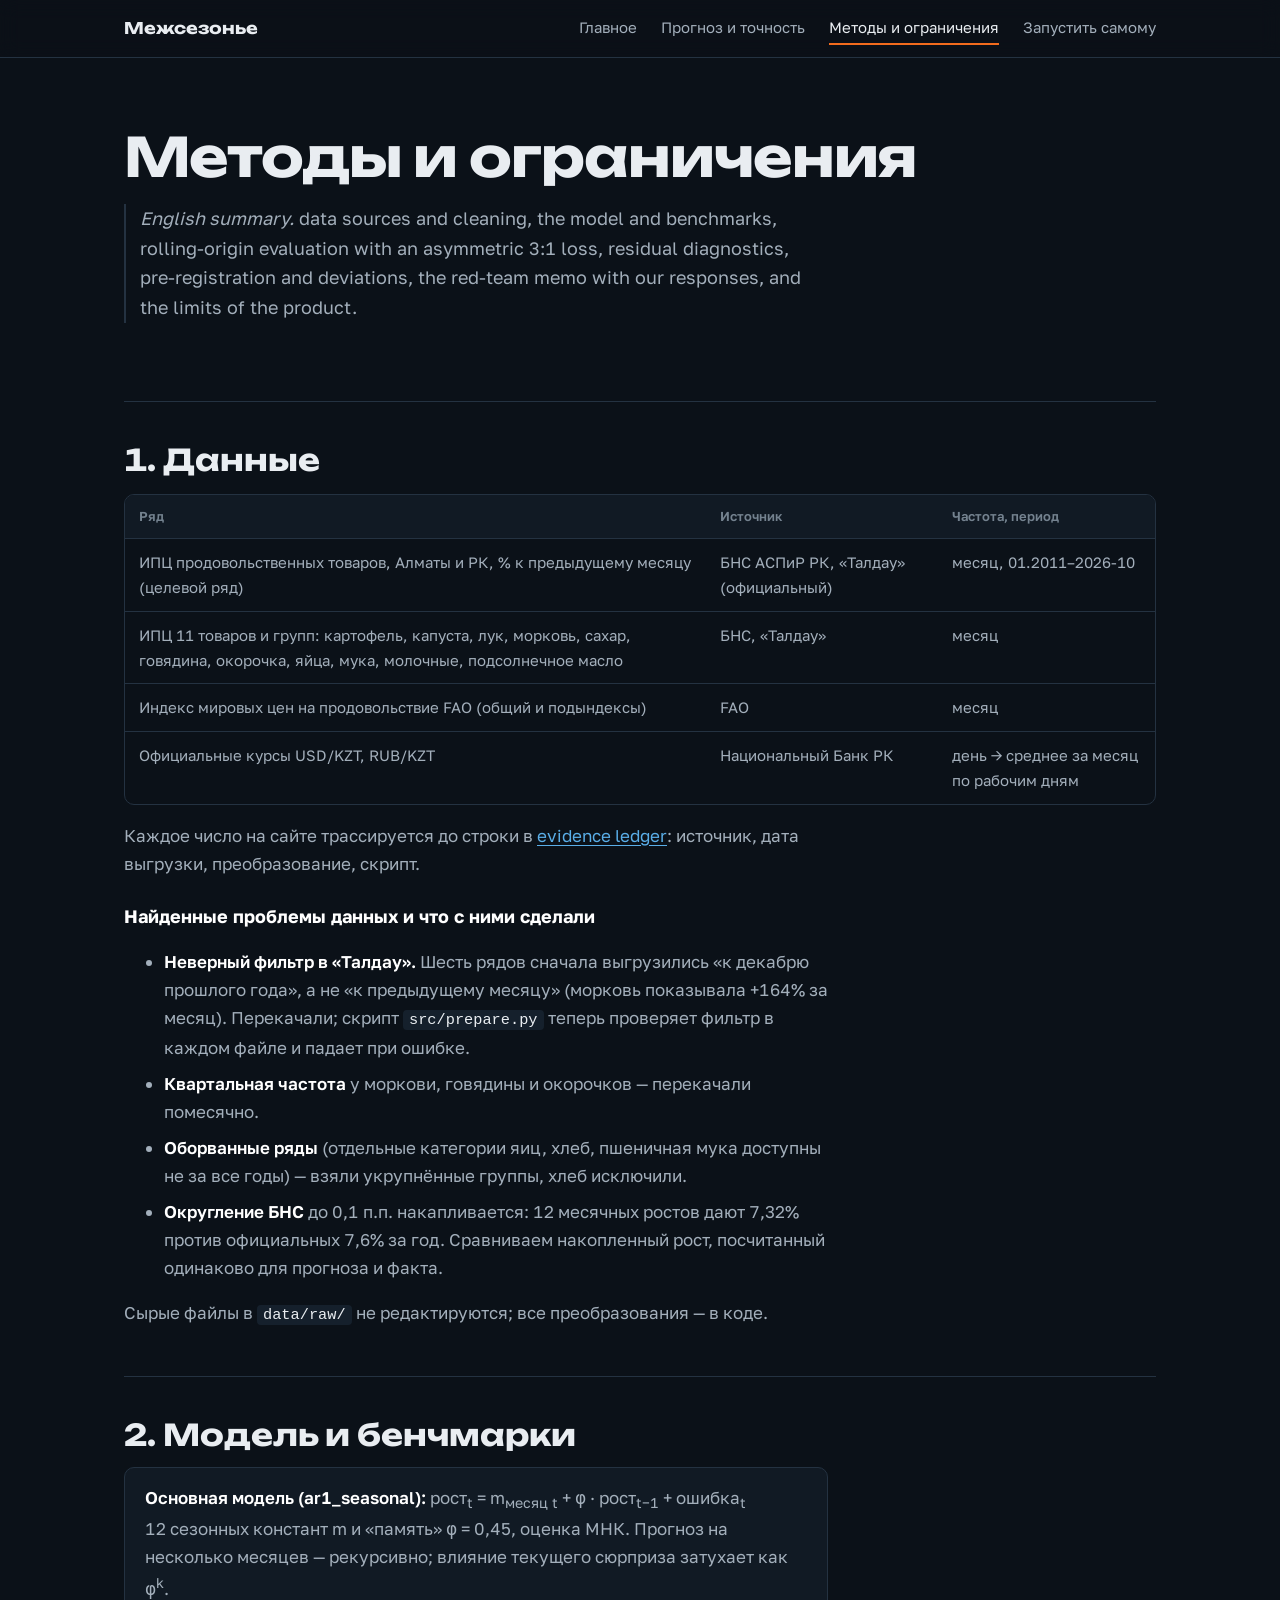
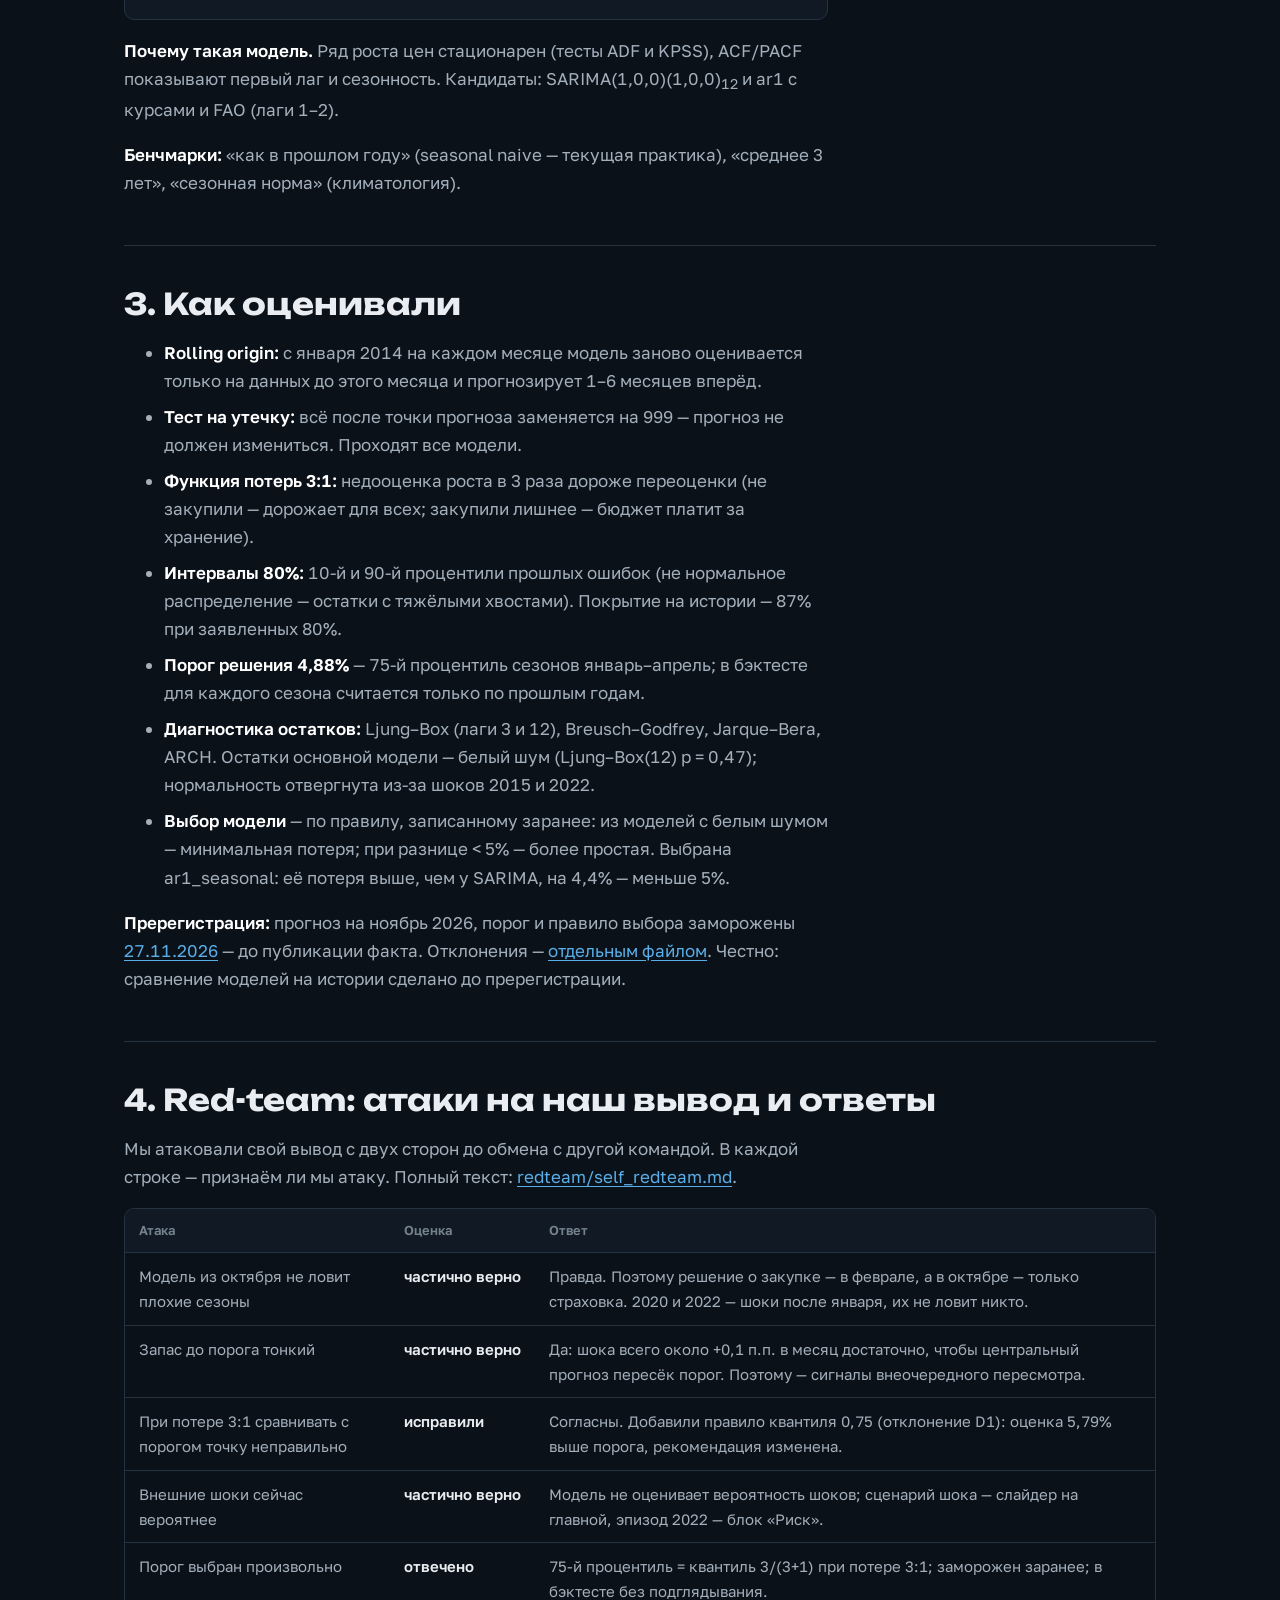
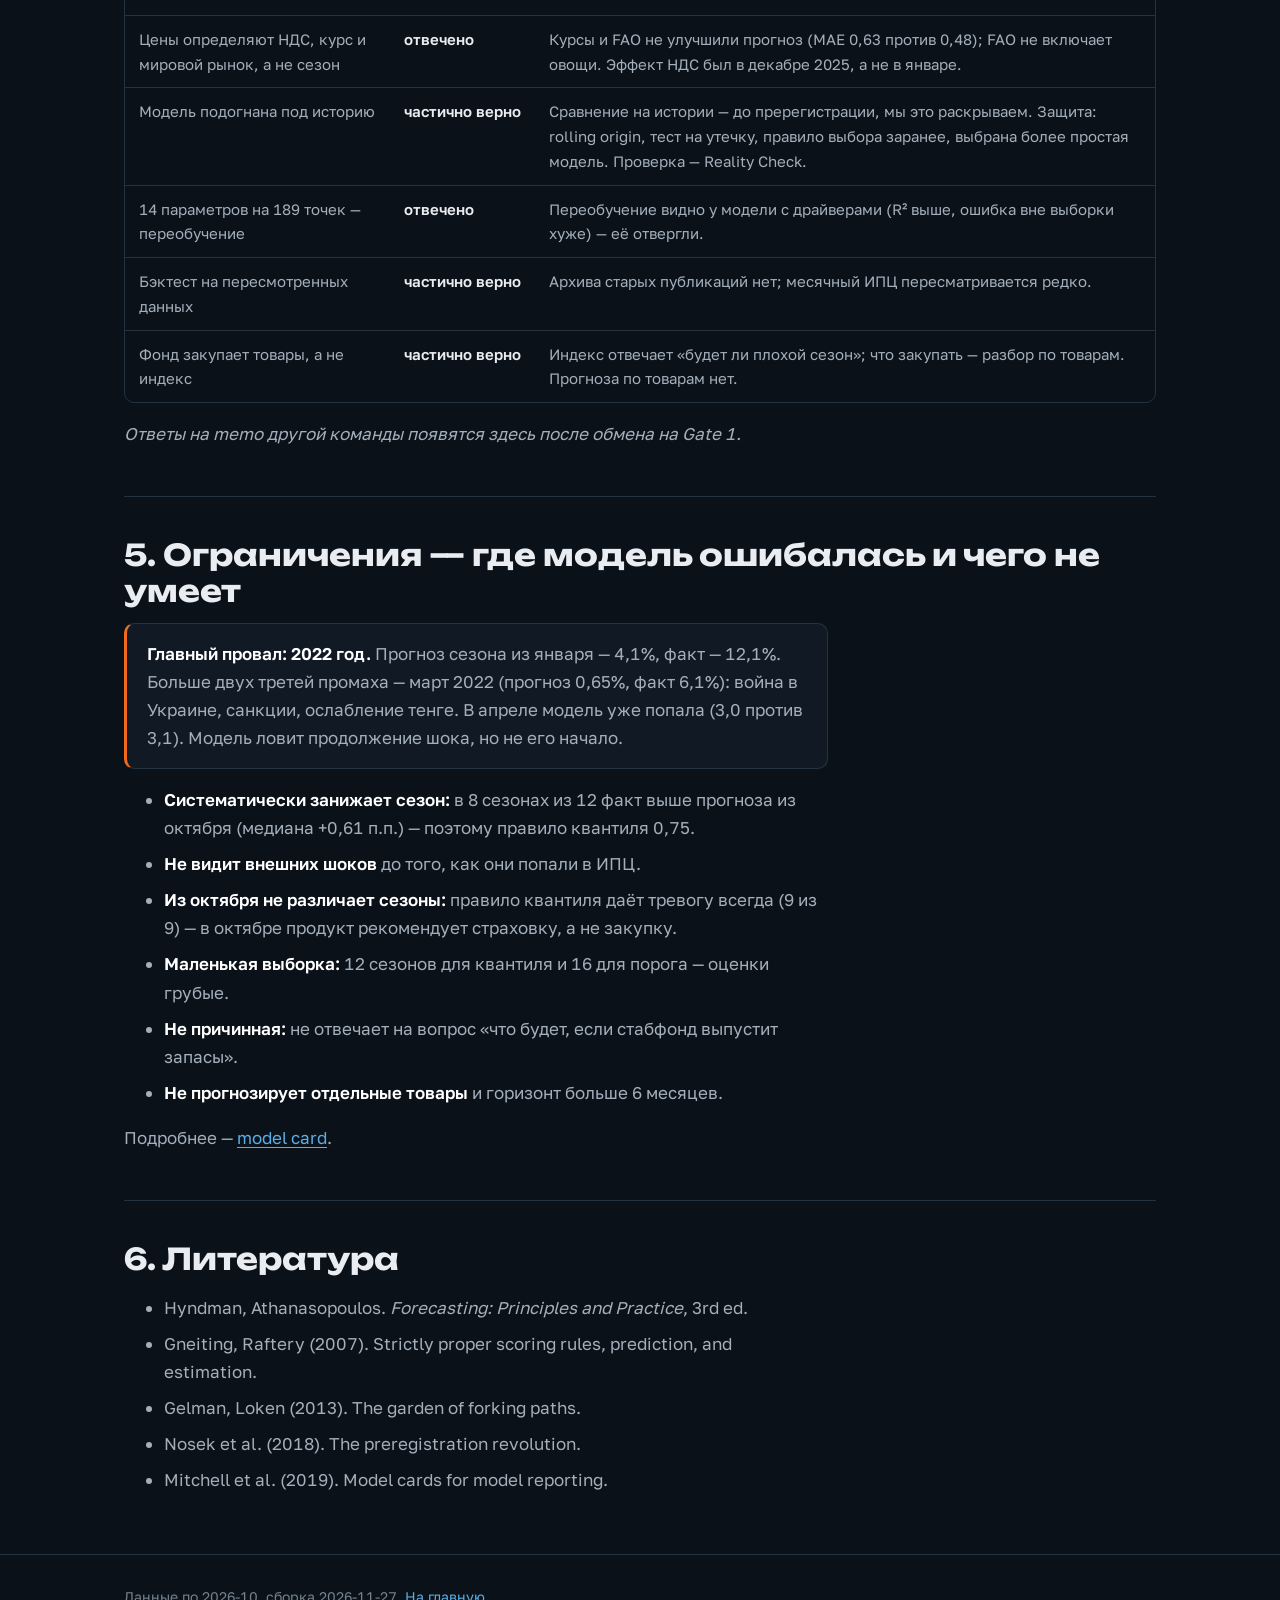
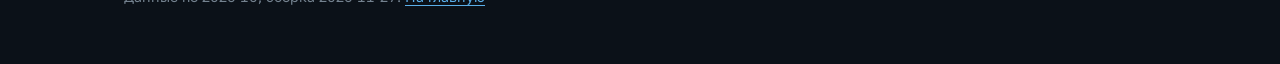
<file: site/methods.html>
<!DOCTYPE html>
<html lang="ru">
<head>
<meta charset="utf-8">
<meta name="viewport" content="width=device-width, initial-scale=1">
<title>Методы и ограничения — Межсезонье</title>
<link rel="icon" href="data:,">
<link rel="stylesheet" href="style.css">
</head>
<body>
<nav class="site-nav" aria-label="Разделы сайта">
  <div class="wrap">
    <a class="brand" href="index.html">Межсезонье</a>
    <a class="nav" href="index.html">Главное</a>
    <a class="nav" href="forecast.html">Прогноз и точность</a>
    <a class="nav" href="methods.html" aria-current="page">Методы и ограничения</a>
    <a class="nav" href="run.html">Запустить самому</a>
  </div>
</nav>
<main class="wrap doc">
<header class="page-head">
<h1>Методы и ограничения</h1>
<p class="en"><i>English summary.</i> data sources and cleaning, the model and benchmarks, rolling-origin evaluation with an asymmetric 3:1 loss, residual diagnostics, pre-registration and deviations, the red-team memo with our responses, and the limits of the product.</p>
</header>

<h2>1. Данные</h2>
<div class="table-wrap"><table class="text">
<thead><tr><th>Ряд</th><th>Источник</th><th>Частота, период</th></tr></thead>
<tbody>
<tr><td>ИПЦ продовольственных товаров, Алматы и РК, % к предыдущему месяцу (целевой ряд)</td><td>БНС АСПиР РК, «Талдау» (официальный)</td><td>месяц, 01.2011–<span class="thru">…</span></td></tr>
<tr><td>ИПЦ 11 товаров и групп: картофель, капуста, лук, морковь, сахар, говядина, окорочка, яйца, мука, молочные, подсолнечное масло</td><td>БНС, «Талдау»</td><td>месяц</td></tr>
<tr><td>Индекс мировых цен на продовольствие FAO (общий и подындексы)</td><td>FAO</td><td>месяц</td></tr>
<tr><td>Официальные курсы USD/KZT, RUB/KZT</td><td>Национальный Банк РК</td><td>день → среднее за месяц по рабочим дням</td></tr>
</tbody></table></div>
<p>Каждое число на сайте трассируется до строки в <a href="https://github.com/tasmagambetovamaira-commits/food-risk-almaty/blob/main/ledger/evidence_ledger.csv">evidence ledger</a>: источник, дата выгрузки, преобразование, скрипт.</p>
<h3>Найденные проблемы данных и что с ними сделали</h3>
<ul>
<li><b>Неверный фильтр в «Талдау».</b> Шесть рядов сначала выгрузились «к декабрю прошлого года», а не «к предыдущему месяцу» (морковь показывала +164% за месяц). Перекачали; скрипт <code>src/prepare.py</code> теперь проверяет фильтр в каждом файле и падает при ошибке.</li>
<li><b>Квартальная частота</b> у моркови, говядины и окорочков — перекачали помесячно.</li>
<li><b>Оборванные ряды</b> (отдельные категории яиц, хлеб, пшеничная мука доступны не за все годы) — взяли укрупнённые группы, хлеб исключили.</li>
<li><b>Округление БНС</b> до 0,1 п.п. накапливается: 12 месячных ростов дают 7,32% против официальных 7,6% за год. Сравниваем накопленный рост, посчитанный одинаково для прогноза и факта.</li>
</ul>
<p>Сырые файлы в <code>data/raw/</code> не редактируются; все преобразования — в коде.</p>

<h2>2. Модель и бенчмарки</h2>
<div class="box">
<b>Основная модель (ar1_seasonal):</b> рост<sub>t</sub> = m<sub>месяц t</sub> + φ · рост<sub>t−1</sub> + ошибка<sub>t</sub><br>
12 сезонных констант m и «память» φ = <span id="phi">…</span>, оценка МНК. Прогноз на несколько месяцев — рекурсивно; влияние текущего сюрприза затухает как φ<sup>k</sup>.
</div>
<p><b>Почему такая модель.</b> Ряд роста цен стационарен (тесты ADF и KPSS), ACF/PACF показывают первый лаг и сезонность. Кандидаты: SARIMA(1,0,0)(1,0,0)<sub>12</sub> и ar1 с курсами и FAO (лаги 1–2).</p>
<p><b>Бенчмарки:</b> «как в прошлом году» (seasonal naive — текущая практика), «среднее 3 лет», «сезонная норма» (климатология).</p>

<h2>3. Как оценивали</h2>
<ul>
<li><b>Rolling origin:</b> с января 2014 на каждом месяце модель заново оценивается только на данных до этого месяца и прогнозирует 1–6 месяцев вперёд.</li>
<li><b>Тест на утечку:</b> всё после точки прогноза заменяется на 999 — прогноз не должен измениться. Проходят все модели.</li>
<li><b>Функция потерь 3:1:</b> недооценка роста в 3 раза дороже переоценки (не закупили — дорожает для всех; закупили лишнее — бюджет платит за хранение).</li>
<li><b>Интервалы 80%:</b> 10-й и 90-й процентили прошлых ошибок (не нормальное распределение — остатки с тяжёлыми хвостами). Покрытие на истории — <span id="cov">…</span>.</li>
<li><b>Порог решения 4,88%</b> — 75-й процентиль сезонов январь–апрель; в бэктесте для каждого сезона считается только по прошлым годам.</li>
<li><b>Диагностика остатков:</b> Ljung–Box (лаги 3 и 12), Breusch–Godfrey, Jarque–Bera, ARCH. Остатки основной модели — белый шум (Ljung–Box(12) p = 0,47); нормальность отвергнута из-за шоков 2015 и 2022.</li>
<li><b>Выбор модели</b> — по правилу, записанному заранее: из моделей с белым шумом — минимальная потеря; при разнице &lt; 5% — более простая. Выбрана ar1_seasonal: её потеря выше, чем у SARIMA, на 4,4% — меньше 5%.</li>
</ul>
<p><b>Пререгистрация:</b> прогноз на ноябрь 2026, порог и правило выбора заморожены <a href="https://github.com/tasmagambetovamaira-commits/food-risk-almaty/blob/main/prereg/prereg.md">27.11.2026</a> — до публикации факта. Отклонения — <a href="https://github.com/tasmagambetovamaira-commits/food-risk-almaty/blob/main/prereg/deviations.md">отдельным файлом</a>. Честно: сравнение моделей на истории сделано до пререгистрации.</p>

<h2>4. Red-team: атаки на наш вывод и ответы</h2>
<p>Мы атаковали свой вывод с двух сторон до обмена с другой командой. В каждой строке — признаём ли мы атаку. Полный текст: <a href="https://github.com/tasmagambetovamaira-commits/food-risk-almaty/blob/main/redteam/self_redteam.md">redteam/self_redteam.md</a>.</p>
<div class="table-wrap"><table class="text">
<thead><tr><th>Атака</th><th>Оценка</th><th>Ответ</th></tr></thead>
<tbody>
<tr><td>Модель из октября не ловит плохие сезоны</td><td class="tag">частично верно</td><td>Правда. Поэтому решение о закупке — в феврале, а в октябре — только страховка. 2020 и 2022 — шоки после января, их не ловит никто.</td></tr>
<tr><td>Запас до порога тонкий</td><td class="tag">частично верно</td><td>Да: шока всего около +0,1 п.п. в месяц достаточно, чтобы центральный прогноз пересёк порог. Поэтому — сигналы внеочередного пересмотра.</td></tr>
<tr><td>При потере 3:1 сравнивать с порогом точку неправильно</td><td class="tag">исправили</td><td>Согласны. Добавили правило квантиля 0,75 (отклонение D1): оценка <span id="q75">…</span> выше порога, рекомендация изменена.</td></tr>
<tr><td>Внешние шоки сейчас вероятнее</td><td class="tag">частично верно</td><td>Модель не оценивает вероятность шоков; сценарий шока — слайдер на главной, эпизод 2022 — блок «Риск».</td></tr>
<tr><td>Порог выбран произвольно</td><td class="tag">отвечено</td><td>75-й процентиль = квантиль 3/(3+1) при потере 3:1; заморожен заранее; в бэктесте без подглядывания.</td></tr>
<tr><td>Цены определяют НДС, курс и мировой рынок, а не сезон</td><td class="tag">отвечено</td><td>Курсы и FAO не улучшили прогноз (MAE 0,63 против 0,48); FAO не включает овощи. Эффект НДС был в декабре 2025, а не в январе.</td></tr>
<tr><td>Модель подогнана под историю</td><td class="tag">частично верно</td><td>Сравнение на истории — до пререгистрации, мы это раскрываем. Защита: rolling origin, тест на утечку, правило выбора заранее, выбрана более простая модель. Проверка — Reality Check.</td></tr>
<tr><td>14 параметров на 189 точек — переобучение</td><td class="tag">отвечено</td><td>Переобучение видно у модели с драйверами (R² выше, ошибка вне выборки хуже) — её отвергли.</td></tr>
<tr><td>Бэктест на пересмотренных данных</td><td class="tag">частично верно</td><td>Архива старых публикаций нет; месячный ИПЦ пересматривается редко.</td></tr>
<tr><td>Фонд закупает товары, а не индекс</td><td class="tag">частично верно</td><td>Индекс отвечает «будет ли плохой сезон»; что закупать — разбор по товарам. Прогноза по товарам нет.</td></tr>
</tbody></table></div>
<p id="rtOther"><i>Ответы на memo другой команды появятся здесь после обмена на Gate 1.</i></p>

<h2>5. Ограничения — где модель ошибалась и чего не умеет</h2>
<div class="box warn">
<b>Главный провал: 2022 год.</b> Прогноз сезона из января — 4,1%, факт — 12,1%. Больше двух третей промаха — март 2022 (прогноз 0,65%, факт 6,1%): война в Украине, санкции, ослабление тенге. В апреле модель уже попала (3,0 против 3,1). Модель ловит продолжение шока, но не его начало.
</div>
<ul>
<li><b>Систематически занижает сезон:</b> в 8 сезонах из 12 факт выше прогноза из октября (медиана +0,61 п.п.) — поэтому правило квантиля 0,75.</li>
<li><b>Не видит внешних шоков</b> до того, как они попали в ИПЦ.</li>
<li><b>Из октября не различает сезоны:</b> правило квантиля даёт тревогу всегда (9 из 9) — в октябре продукт рекомендует страховку, а не закупку.</li>
<li><b>Маленькая выборка:</b> 12 сезонов для квантиля и 16 для порога — оценки грубые.</li>
<li><b>Не причинная:</b> не отвечает на вопрос «что будет, если стабфонд выпустит запасы».</li>
<li><b>Не прогнозирует отдельные товары</b> и горизонт больше 6 месяцев.</li>
</ul>
<p>Подробнее — <a href="https://github.com/tasmagambetovamaira-commits/food-risk-almaty/blob/main/model/model_card.md">model card</a>.</p>

<h2>6. Литература</h2>
<ul>
<li>Hyndman, Athanasopoulos. <i>Forecasting: Principles and Practice</i>, 3rd ed.</li>
<li>Gneiting, Raftery (2007). Strictly proper scoring rules, prediction, and estimation.</li>
<li>Gelman, Loken (2013). The garden of forking paths.</li>
<li>Nosek et al. (2018). The preregistration revolution.</li>
<li>Mitchell et al. (2019). Model cards for model reporting.</li>
</ul>

</main>
<footer class="site-foot"><div class="wrap"><p>Данные по <span class="v-thru">…</span>, сборка <span class="v-built">…</span>. <a href="index.html">На главную</a></p></div></footer>
<script src="artifact.js"></script>
<script src="app.js"></script>
<script>
loadArtifact().then(A => {
  document.querySelectorAll(".thru,.v-thru").forEach(e => e.textContent = A.meta.data_through);
  putAll("v-built", A.meta.built);
  put("phi", num(A.model.phi, 2));
  put("q75", pct(A.decision.janapr_q75, 2));
  const q = A.quality_h1.find(m => m.model === "ar1_seasonal");
  put("cov", Math.round(q.coverage80 * 100) + "% при заявленных 80%");
}).catch(showLoadError);
</script>
</body>
</html>
</file>
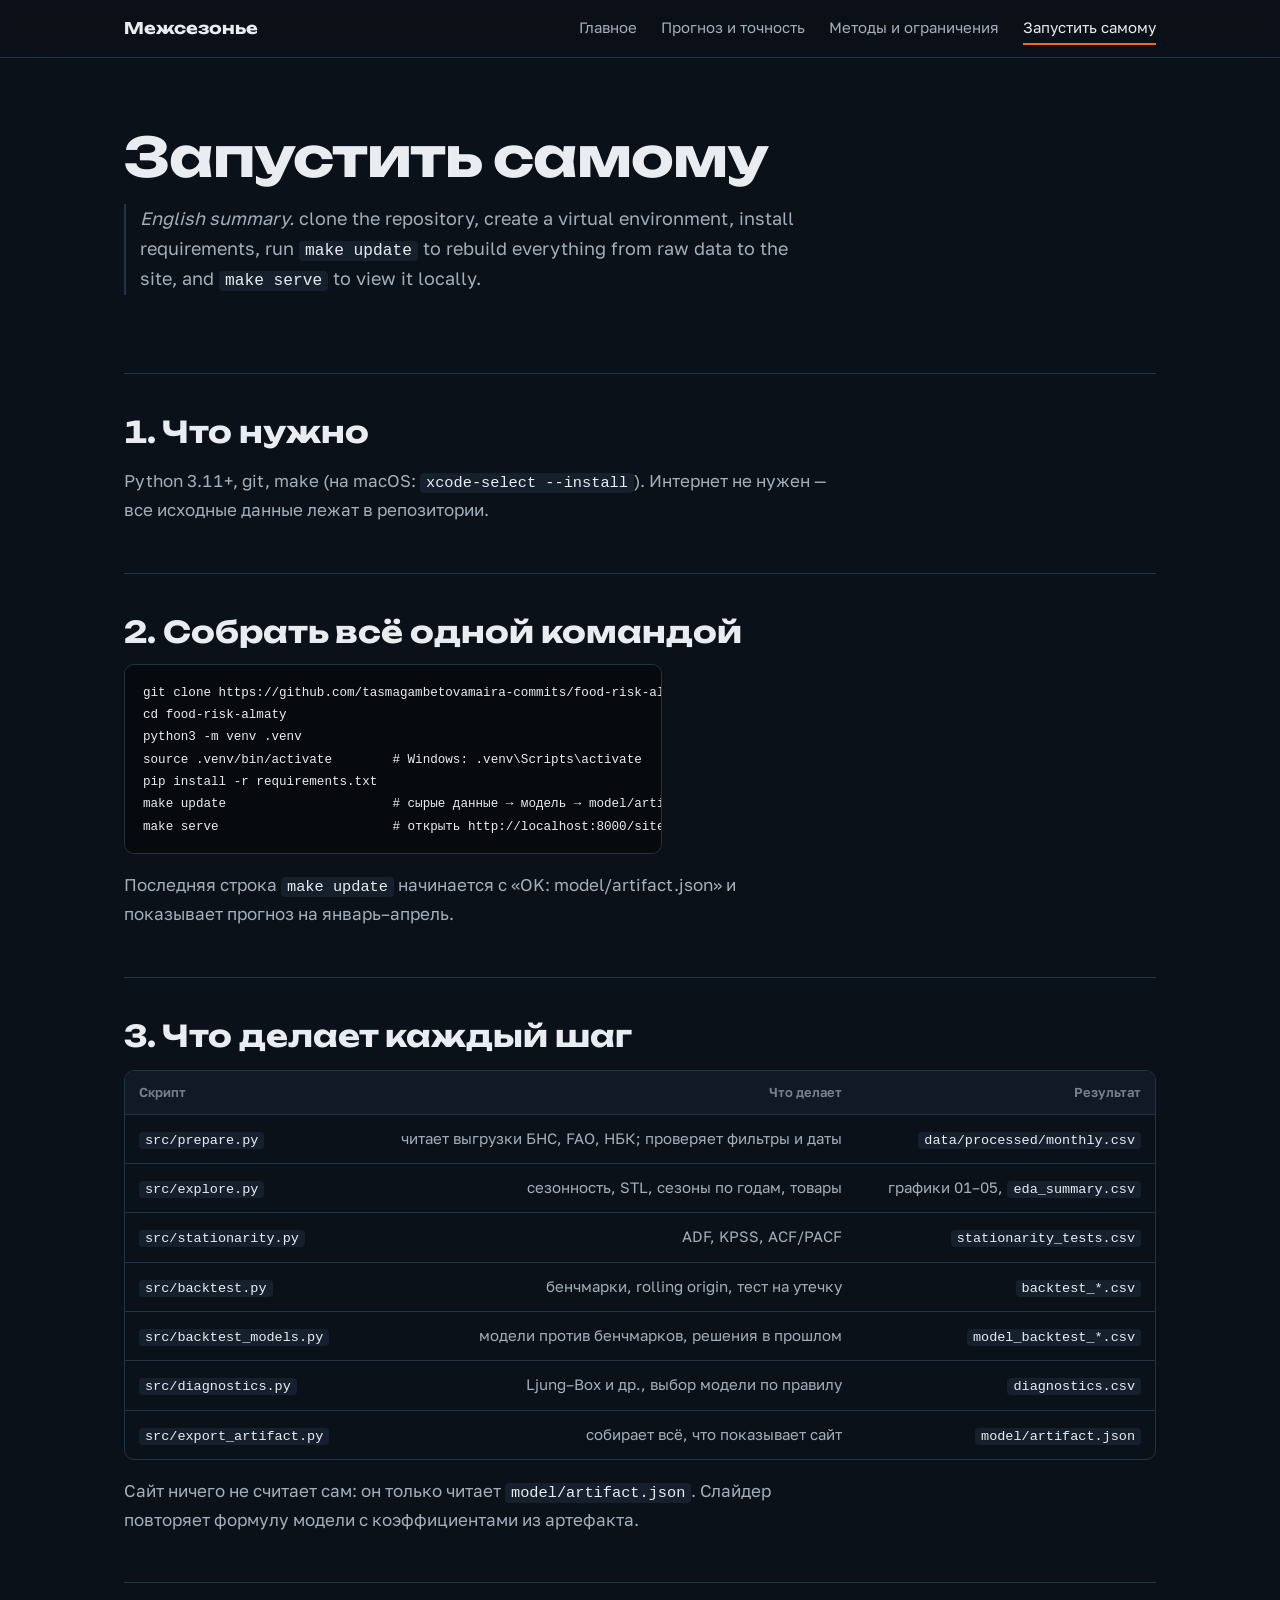
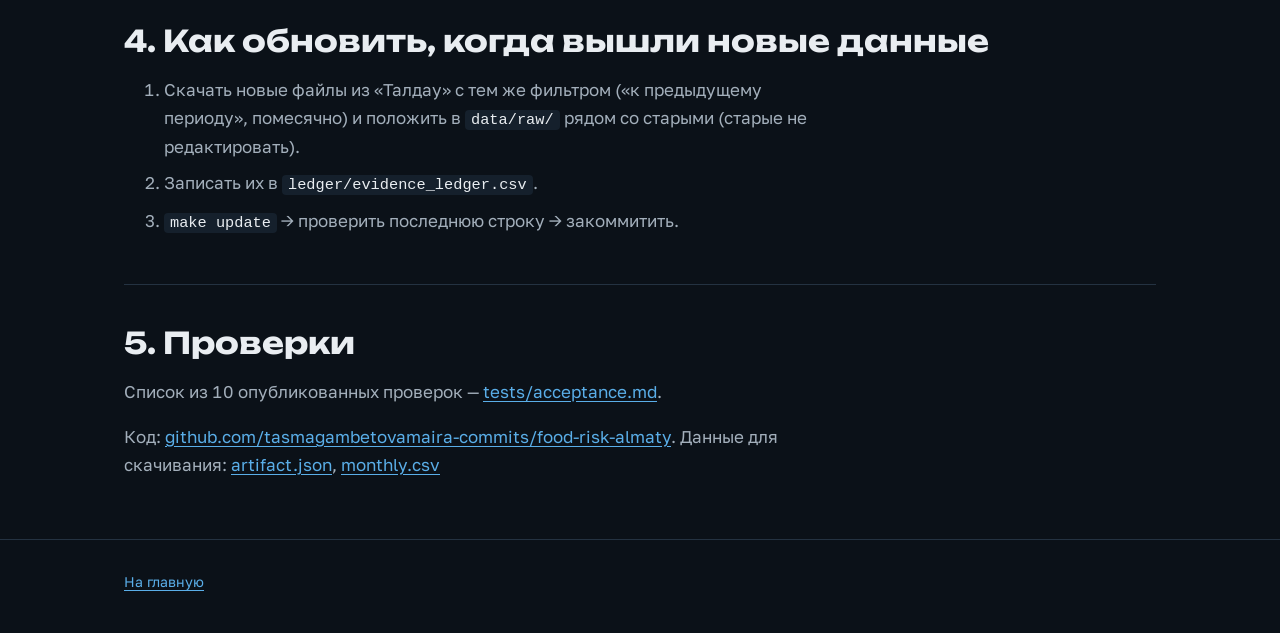
<file: site/run.html>
<!DOCTYPE html>
<html lang="ru">
<head>
<meta charset="utf-8">
<meta name="viewport" content="width=device-width, initial-scale=1">
<title>Запустить самому — Межсезонье</title>
<link rel="icon" href="data:,">
<link rel="stylesheet" href="style.css">
</head>
<body>
<nav class="site-nav" aria-label="Разделы сайта">
  <div class="wrap">
    <a class="brand" href="index.html">Межсезонье</a>
    <a class="nav" href="index.html">Главное</a>
    <a class="nav" href="forecast.html">Прогноз и точность</a>
    <a class="nav" href="methods.html">Методы и ограничения</a>
    <a class="nav" href="run.html" aria-current="page">Запустить самому</a>
  </div>
</nav>
<main class="wrap doc">
<header class="page-head">
<h1>Запустить самому</h1>
<p class="en"><i>English summary.</i> clone the repository, create a virtual environment, install requirements, run <code>make update</code> to rebuild everything from raw data to the site, and <code>make serve</code> to view it locally.</p>
</header>

<h2>1. Что нужно</h2>
<p>Python 3.11+, git, make (на macOS: <code>xcode-select --install</code>). Интернет не нужен — все исходные данные лежат в репозитории.</p>

<h2>2. Собрать всё одной командой</h2>
<pre><code>git clone https://github.com/tasmagambetovamaira-commits/food-risk-almaty.git
cd food-risk-almaty
python3 -m venv .venv
source .venv/bin/activate        # Windows: .venv\Scripts\activate
pip install -r requirements.txt
make update                      # сырые данные → модель → model/artifact.json
make serve                       # открыть http://localhost:8000/site/</code></pre>
<p>Последняя строка <code>make update</code> начинается с «OK: model/artifact.json» и показывает прогноз на январь–апрель.</p>

<h2>3. Что делает каждый шаг</h2>
<div class="table-wrap"><table>
<thead><tr><th>Скрипт</th><th>Что делает</th><th>Результат</th></tr></thead>
<tbody>
<tr><td><code>src/prepare.py</code></td><td>читает выгрузки БНС, FAO, НБК; проверяет фильтры и даты</td><td><code>data/processed/monthly.csv</code></td></tr>
<tr><td><code>src/explore.py</code></td><td>сезонность, STL, сезоны по годам, товары</td><td>графики 01–05, <code>eda_summary.csv</code></td></tr>
<tr><td><code>src/stationarity.py</code></td><td>ADF, KPSS, ACF/PACF</td><td><code>stationarity_tests.csv</code></td></tr>
<tr><td><code>src/backtest.py</code></td><td>бенчмарки, rolling origin, тест на утечку</td><td><code>backtest_*.csv</code></td></tr>
<tr><td><code>src/backtest_models.py</code></td><td>модели против бенчмарков, решения в прошлом</td><td><code>model_backtest_*.csv</code></td></tr>
<tr><td><code>src/diagnostics.py</code></td><td>Ljung–Box и др., выбор модели по правилу</td><td><code>diagnostics.csv</code></td></tr>
<tr><td><code>src/export_artifact.py</code></td><td>собирает всё, что показывает сайт</td><td><code>model/artifact.json</code></td></tr>
</tbody></table></div>
<p>Сайт ничего не считает сам: он только читает <code>model/artifact.json</code>. Слайдер повторяет формулу модели с коэффициентами из артефакта.</p>

<h2>4. Как обновить, когда вышли новые данные</h2>
<ol>
<li>Скачать новые файлы из «Талдау» с тем же фильтром («к предыдущему периоду», помесячно) и положить в <code>data/raw/</code> рядом со старыми (старые не редактировать).</li>
<li>Записать их в <code>ledger/evidence_ledger.csv</code>.</li>
<li><code>make update</code> → проверить последнюю строку → закоммитить.</li>
</ol>

<h2>5. Проверки</h2>
<p>Список из 10 опубликованных проверок — <a href="https://github.com/tasmagambetovamaira-commits/food-risk-almaty/blob/main/tests/acceptance.md">tests/acceptance.md</a>.</p>
<p>Код: <a href="https://github.com/tasmagambetovamaira-commits/food-risk-almaty">github.com/tasmagambetovamaira-commits/food-risk-almaty</a>. Данные для скачивания: <a href="../model/artifact.json" download>artifact.json</a>, <a href="https://github.com/tasmagambetovamaira-commits/food-risk-almaty/blob/main/data/processed/monthly.csv">monthly.csv</a></p>
</main>
<footer class="site-foot"><div class="wrap"><p><a href="index.html">На главную</a></p></div></footer>
</body>
</html>
</file>
<file: site/style.css>
/* Межсезонье — тёмная тема «кино на данных».
   Фон — зимнее ночное небо над Алматы; единственный тёплый акцент — морковный (риск).
   Пара оранжевый/синий различима при всех типах дальтонизма. */
@import url("https://fonts.googleapis.com/css2?family=Golos+Text:wght@400;500;600;700&family=Unbounded:wght@500;700;800&display=swap");

:root{
  --night:#0B1118;
  --night-2:#111A24;
  --panel:#15202C;
  --line:#243241;
  --text:#E9EDF1;
  --text-2:#A3AFBB;
  --text-3:#74828F;
  --carrot:#F26B1D;
  --carrot-glow:rgba(242,107,29,.28);
  --sky:#5AAEE8;
  --sky-dim:#2C5A7C;
  --mute:#3A4856;
  --good:#5FCFA3;
  --font:"Golos Text", system-ui, -apple-system, "Segoe UI", Roboto, sans-serif;
  --display:"Unbounded", "Golos Text", system-ui, sans-serif;
  --measure:64ch;
}

*{box-sizing:border-box}
html{-webkit-text-size-adjust:100%;scroll-behavior:smooth}
body{margin:0;background:var(--night);color:var(--text);font:17px/1.65 var(--font);font-feature-settings:"tnum" 1}
img,svg{display:block;max-width:100%}
a{color:var(--sky);text-underline-offset:3px}
a:hover{color:var(--text)}
:focus-visible{outline:2px solid var(--sky);outline-offset:3px}
b,strong{color:#fff;font-weight:600}
::selection{background:var(--carrot);color:#fff}

.wrap{max-width:1080px;margin:0 auto;padding-left:24px;padding-right:24px}

/* ---------- Навигация ---------- */
.site-nav{position:sticky;top:0;z-index:20;background:rgba(11,17,24,.82);backdrop-filter:blur(10px);-webkit-backdrop-filter:blur(10px);border-bottom:1px solid var(--line)}
.site-nav .wrap{display:flex;flex-wrap:wrap;align-items:center;gap:4px 24px;padding-top:12px;padding-bottom:12px}
.brand{font-family:var(--display);font-weight:700;font-size:16px;color:var(--text);text-decoration:none;margin-right:auto}
.site-nav a.nav{color:var(--text-2);text-decoration:none;font-size:15px;padding:3px 0;border-bottom:2px solid transparent}
.site-nav a.nav:hover{color:var(--text)}
.site-nav a.nav[aria-current="page"]{color:var(--text);border-bottom-color:var(--carrot)}
@media (max-width:640px){.site-nav .wrap{gap:2px 16px}.brand{width:100%}.site-nav a.nav{font-size:14px}}

/* ---------- Первый экран ---------- */
.hero{position:relative;min-height:calc(100svh - 50px);display:flex;flex-direction:column;justify-content:center;padding:56px 0 48px;overflow:hidden}
.hero::before{content:"";position:absolute;width:820px;height:820px;right:-180px;top:50%;transform:translateY(-46%);
  background:radial-gradient(closest-side,var(--carrot-glow),rgba(242,107,29,.07) 55%,transparent);pointer-events:none}
.hero .wrap{position:relative;width:100%}
.hero-q{font-size:clamp(19px,2.4vw,24px);color:var(--text-2);margin:0 0 6px;max-width:30ch}
.hero-num{font-family:var(--display);font-weight:800;font-size:clamp(88px,19vw,230px);line-height:.95;letter-spacing:-.04em;margin:0 0 14px;color:#fff}
.hero-num small{font-size:.42em;letter-spacing:-.02em;margin-left:.04em;color:var(--text-2);font-weight:700}
.hero-sub{font-size:clamp(18px,2.2vw,22px);line-height:1.5;max-width:44ch;margin:0 0 30px;color:var(--text-2)}
.hero-pair{display:flex;flex-wrap:wrap;gap:14px 44px;margin:0 0 32px}
.hero-pair div{border-left:2px solid var(--line);padding-left:14px}
.hero-pair .n{font-family:var(--display);font-weight:700;font-size:clamp(26px,3.6vw,36px);line-height:1.15}
.hero-pair .risk{border-left-color:var(--carrot)}
.hero-pair .risk .n{color:var(--carrot)}
.hero-pair .l{font-size:14px;color:var(--text-3);max-width:24ch;line-height:1.4}
.hero-cue{font-size:14px;color:var(--text-3)}

/* ---------- Сюжетные блоки ---------- */
.chapter{padding:110px 0 40px}
.chapter .chapter-num,.chapter-num{font-family:var(--display);font-size:14px;font-weight:500;color:var(--carrot);margin:0 0 14px}
.chapter h2{font-family:var(--display);font-weight:700;font-size:clamp(28px,4.4vw,52px);line-height:1.1;letter-spacing:-.02em;margin:0 0 22px;max-width:18ch}
.chapter .lead{font-size:clamp(18px,2vw,21px);line-height:1.6;color:var(--text-2);max-width:var(--measure);margin:0 0 18px}
.chapter p{max-width:var(--measure);color:var(--text-2)}
.more{font-weight:600}

/* Карточка решения */
.facts{display:grid;grid-template-columns:repeat(auto-fit,minmax(200px,1fr));gap:1px;background:var(--line);border:1px solid var(--line);border-radius:10px;overflow:hidden;margin:30px 0 0}
.facts div{background:var(--night-2);padding:18px 20px}
.facts dt{font-size:13px;color:var(--text-3);margin-bottom:6px}
.facts dd{margin:0;color:var(--text);line-height:1.45}

/* Большое утверждение */
.chapter .statement,.statement{font-family:var(--display);font-weight:500;font-size:clamp(22px,3vw,34px);line-height:1.3;max-width:28ch;margin:0 0 26px;color:var(--text)}
.statement em{font-style:normal;color:var(--carrot)}

/* ---------- Графики ---------- */
.chart svg text{font-family:var(--font);fill:var(--text-3)}
figure{margin:26px 0 8px}
figcaption{font-size:14px;color:var(--text-3);margin-top:10px;max-width:var(--measure)}
.ctitle{font-weight:600;color:var(--text);margin:0 0 12px;max-width:48ch;line-height:1.4}
.legend{display:flex;flex-wrap:wrap;gap:4px 20px;font-size:14px;color:var(--text-2);margin:0 0 10px}
.key{display:inline-block;width:11px;height:11px;border-radius:2px;margin-right:7px;vertical-align:0}

/* ---------- Липкий сюжет (scrollytelling) ---------- */
.scrolly{display:grid;grid-template-columns:minmax(0,5fr) minmax(0,7fr);gap:0 48px;padding:40px 0}
.scrolly-steps{padding:20vh 0 20vh}
.step{min-height:72vh;display:flex;align-items:center}
.step-card{background:var(--night-2);border:1px solid var(--line);border-radius:12px;padding:22px 24px;max-width:46ch;opacity:.35;transition:opacity .4s, border-color .4s}
.step.is-active .step-card{opacity:1;border-color:var(--mute)}
.step-card .k{font-family:var(--display);font-size:13px;color:var(--carrot);margin:0 0 8px}
.step-card h3{font-family:var(--display);font-weight:700;font-size:22px;line-height:1.25;margin:0 0 10px}
.step-card p{margin:0;color:var(--text-2)}
.step-card p + p{margin-top:10px}
.scrolly-stage{position:sticky;top:76px;height:calc(100vh - 100px);display:flex;flex-direction:column;justify-content:center}
.stage-title{font-family:var(--display);font-weight:500;font-size:16px;color:var(--text);margin:0 0 12px;min-height:2.6em}
#stage svg rect, #stage svg line, #stage svg text{transition:all .6s cubic-bezier(.2,.7,.2,1)}
@media (max-width:860px){
  .scrolly{grid-template-columns:1fr}
  .scrolly-stage{order:-1;top:52px;height:auto;padding:12px 0;background:var(--night);z-index:5;border-bottom:1px solid var(--line)}
  .scrolly-steps{padding:10vh 0 30vh}
  .step{min-height:80vh;align-items:flex-end}
  .step-card{opacity:1;background:rgba(17,26,36,.96)}
}

/* ---------- Цифры точности ---------- */
.stats{display:grid;grid-template-columns:repeat(auto-fit,minmax(220px,1fr));gap:28px;margin:34px 0 10px}
.stat .n{font-family:var(--display);font-weight:700;font-size:clamp(34px,4.6vw,52px);line-height:1;color:#fff}
.stat .n.risk{color:var(--carrot)}
.stat .l{color:var(--text-2);font-size:15px;margin-top:10px;max-width:30ch;line-height:1.45}

/* ---------- Пульт ---------- */
.console{background:linear-gradient(180deg,var(--panel),var(--night-2));border:1px solid var(--line);border-radius:16px;padding:28px;margin:30px 0;display:grid;grid-template-columns:minmax(0,1fr) minmax(0,1fr);gap:28px 40px}
.console label{display:flex;justify-content:space-between;gap:12px;font-weight:600;margin:0 0 6px}
.console label output{font-family:var(--display);font-weight:700;color:#fff}
.console .ctrl + .ctrl{margin-top:24px}
.console input[type=range]{width:100%;accent-color:var(--carrot);height:28px}
.console .hint{font-size:14px;color:var(--text-3);margin:4px 0 0}
.readout{border-left:1px solid var(--line);padding-left:32px;display:flex;flex-direction:column;justify-content:center}
.readout .row{display:flex;justify-content:space-between;align-items:baseline;gap:12px;padding:10px 0;border-bottom:1px solid var(--line)}
.readout .row span{color:var(--text-2);font-size:15px}
.readout .row b{font-family:var(--display);font-size:28px}
.readout .row.q b{color:var(--carrot)}
.verdict-chip{margin-top:18px;padding:12px 16px;border-radius:10px;font-weight:600;line-height:1.4}
.verdict-chip.ok{background:rgba(90,174,232,.12);color:#BFE1F8;border:1px solid var(--sky-dim)}
.verdict-chip.alert{background:rgba(242,107,29,.13);color:#FFD2B5;border:1px solid rgba(242,107,29,.5)}
@media (max-width:760px){.console{grid-template-columns:1fr;padding:22px}.readout{border-left:0;padding-left:0;border-top:1px solid var(--line);padding-top:10px}}

/* ---------- Риск ---------- */
.incident{display:grid;grid-template-columns:auto 1fr;gap:6px 34px;align-items:start;border-top:1px solid var(--line);border-bottom:1px solid var(--line);padding:30px 0;margin:26px 0}
.incident .big{font-family:var(--display);font-weight:800;font-size:clamp(60px,10vw,120px);line-height:.9;color:var(--carrot)}
.incident p{margin:0 0 10px;color:var(--text-2);max-width:52ch}
@media (max-width:640px){.incident{grid-template-columns:1fr}}

/* ---------- Что делать ---------- */
.plan{list-style:none;padding:0;margin:30px 0 0;display:grid;grid-template-columns:repeat(3,1fr);gap:1px;background:var(--line);border:1px solid var(--line);border-radius:14px;overflow:hidden}
.plan li{background:var(--night-2);padding:24px 22px}
.plan .when{font-family:var(--display);font-weight:700;font-size:18px;color:#fff;margin-bottom:10px}
.plan li:first-child .when{color:var(--carrot)}
.plan p{margin:0;color:var(--text-2);font-size:16px}
@media (max-width:860px){.plan{grid-template-columns:1fr}}

/* ---------- Словарь ---------- */
details.term{max-width:var(--measure);border-top:1px solid var(--line);padding:14px 0}
details.term:last-of-type{border-bottom:1px solid var(--line)}
details.term summary{cursor:pointer;font-weight:600;list-style:none;display:flex;justify-content:space-between;gap:16px}
details.term summary::-webkit-details-marker{display:none}
details.term summary::after{content:"+";color:var(--carrot);font-family:var(--display)}
details.term[open] summary::after{content:"−"}
details.term p{margin:10px 0 0;color:var(--text-2)}

/* ---------- English summary ---------- */
.en{font-size:15px;color:var(--text-3);max-width:var(--measure);border-left:2px solid var(--line);padding-left:14px;margin:24px 0 0}

/* ---------- Внутренние страницы ---------- */
.page-head{padding:70px 0 20px}
.page-head h1{font-family:var(--display);font-weight:700;font-size:clamp(30px,5vw,54px);line-height:1.08;letter-spacing:-.02em;margin:0 0 18px;max-width:18ch}
.page-head p{color:var(--text-2);max-width:var(--measure);margin:0 0 10px;font-size:18px}
.section{padding:46px 0;border-top:1px solid var(--line)}
.section h2,.doc > h2{font-family:var(--display);font-weight:700;font-size:clamp(22px,2.8vw,30px);line-height:1.2;margin:0 0 14px}
.doc > h2{margin-top:48px;padding-top:40px;border-top:1px solid var(--line)}
.section h3,.doc > h3{font-size:18px;margin:24px 0 8px;color:#fff}
.section p,.section ul,.section ol,.doc > p,.doc > ul,.doc > ol{max-width:var(--measure);color:var(--text-2)}
.section li,.doc li{margin-bottom:8px}
.box,.doc .box{background:var(--night-2);border:1px solid var(--line);border-radius:10px;padding:16px 20px;max-width:var(--measure);margin:14px 0;color:var(--text-2)}
.box.warn{border-left:3px solid var(--carrot)}
.tag{white-space:nowrap;font-weight:600;color:var(--text)}

/* Таблицы */
.table-wrap{overflow-x:auto;margin:16px 0;border:1px solid var(--line);border-radius:10px}
table{border-collapse:collapse;width:100%;font-size:15px}
th,td{padding:11px 14px;border-bottom:1px solid var(--line);text-align:right;vertical-align:top}
tr:last-child td{border-bottom:0}
th:first-child,td:first-child{text-align:left}
th{font-weight:600;color:var(--text-3);font-size:13px;background:var(--night-2)}
td{color:var(--text-2)}
tr.ours td{color:#fff;font-weight:600;background:rgba(242,107,29,.07)}
td.good{color:var(--good)}
td.bad{color:var(--carrot)}
table.text td,table.text th{text-align:left}

pre{background:#060A0F;color:#DDE5EC;border:1px solid var(--line);padding:16px 18px;border-radius:10px;overflow-x:auto;font-size:14px;line-height:1.6;max-width:var(--measure)}
code{font-size:.9em;background:var(--panel);color:var(--text);padding:1px 6px;border-radius:4px}
pre code{background:none;padding:0}

/* ---------- Подвал ---------- */
.site-foot{border-top:1px solid var(--line);margin-top:60px;padding:30px 0 50px;font-size:14px;color:var(--text-3)}
.site-foot p{margin:0 0 8px;max-width:var(--measure)}

.loading-error{background:rgba(242,107,29,.15);border:1px solid var(--carrot);padding:12px 16px;border-radius:8px;margin:16px auto;max-width:1032px}

@media (prefers-reduced-motion:reduce){
  html{scroll-behavior:auto}
  *{transition:none!important;animation:none!important}
}
</file>
